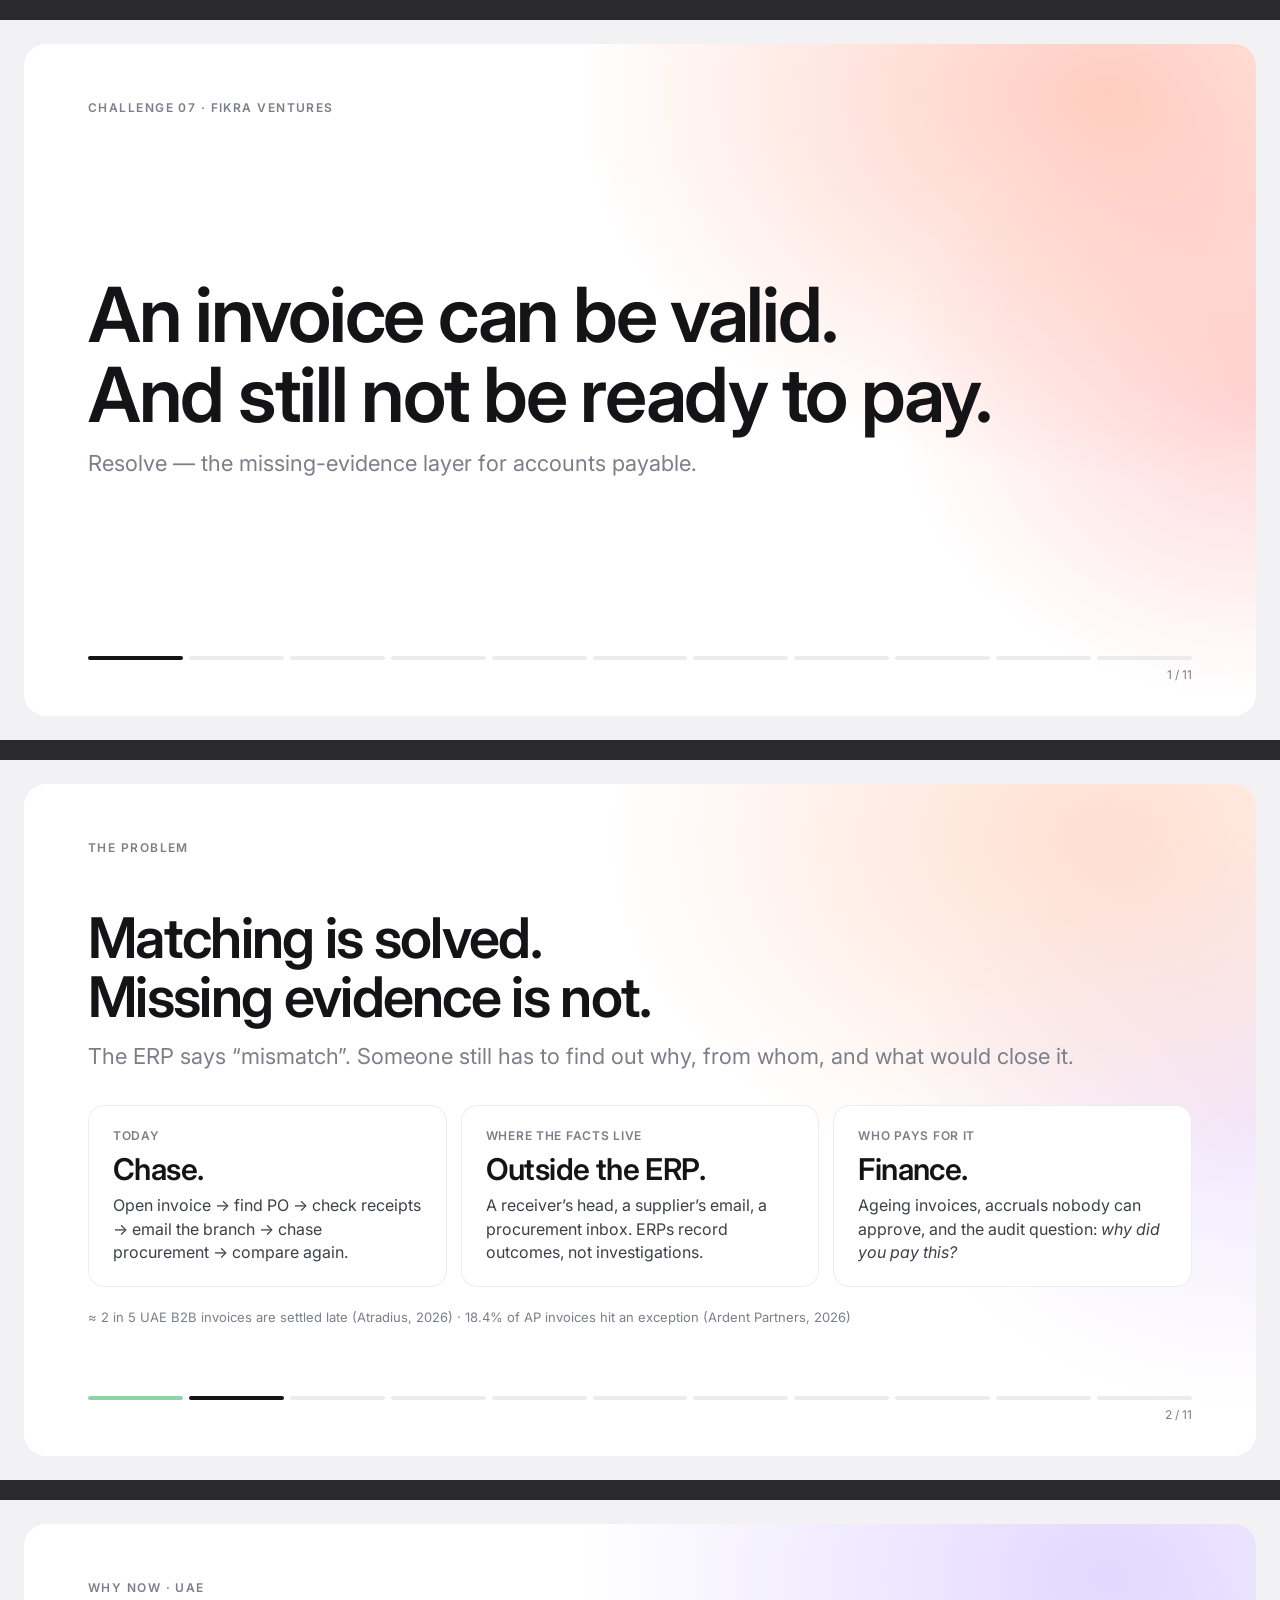
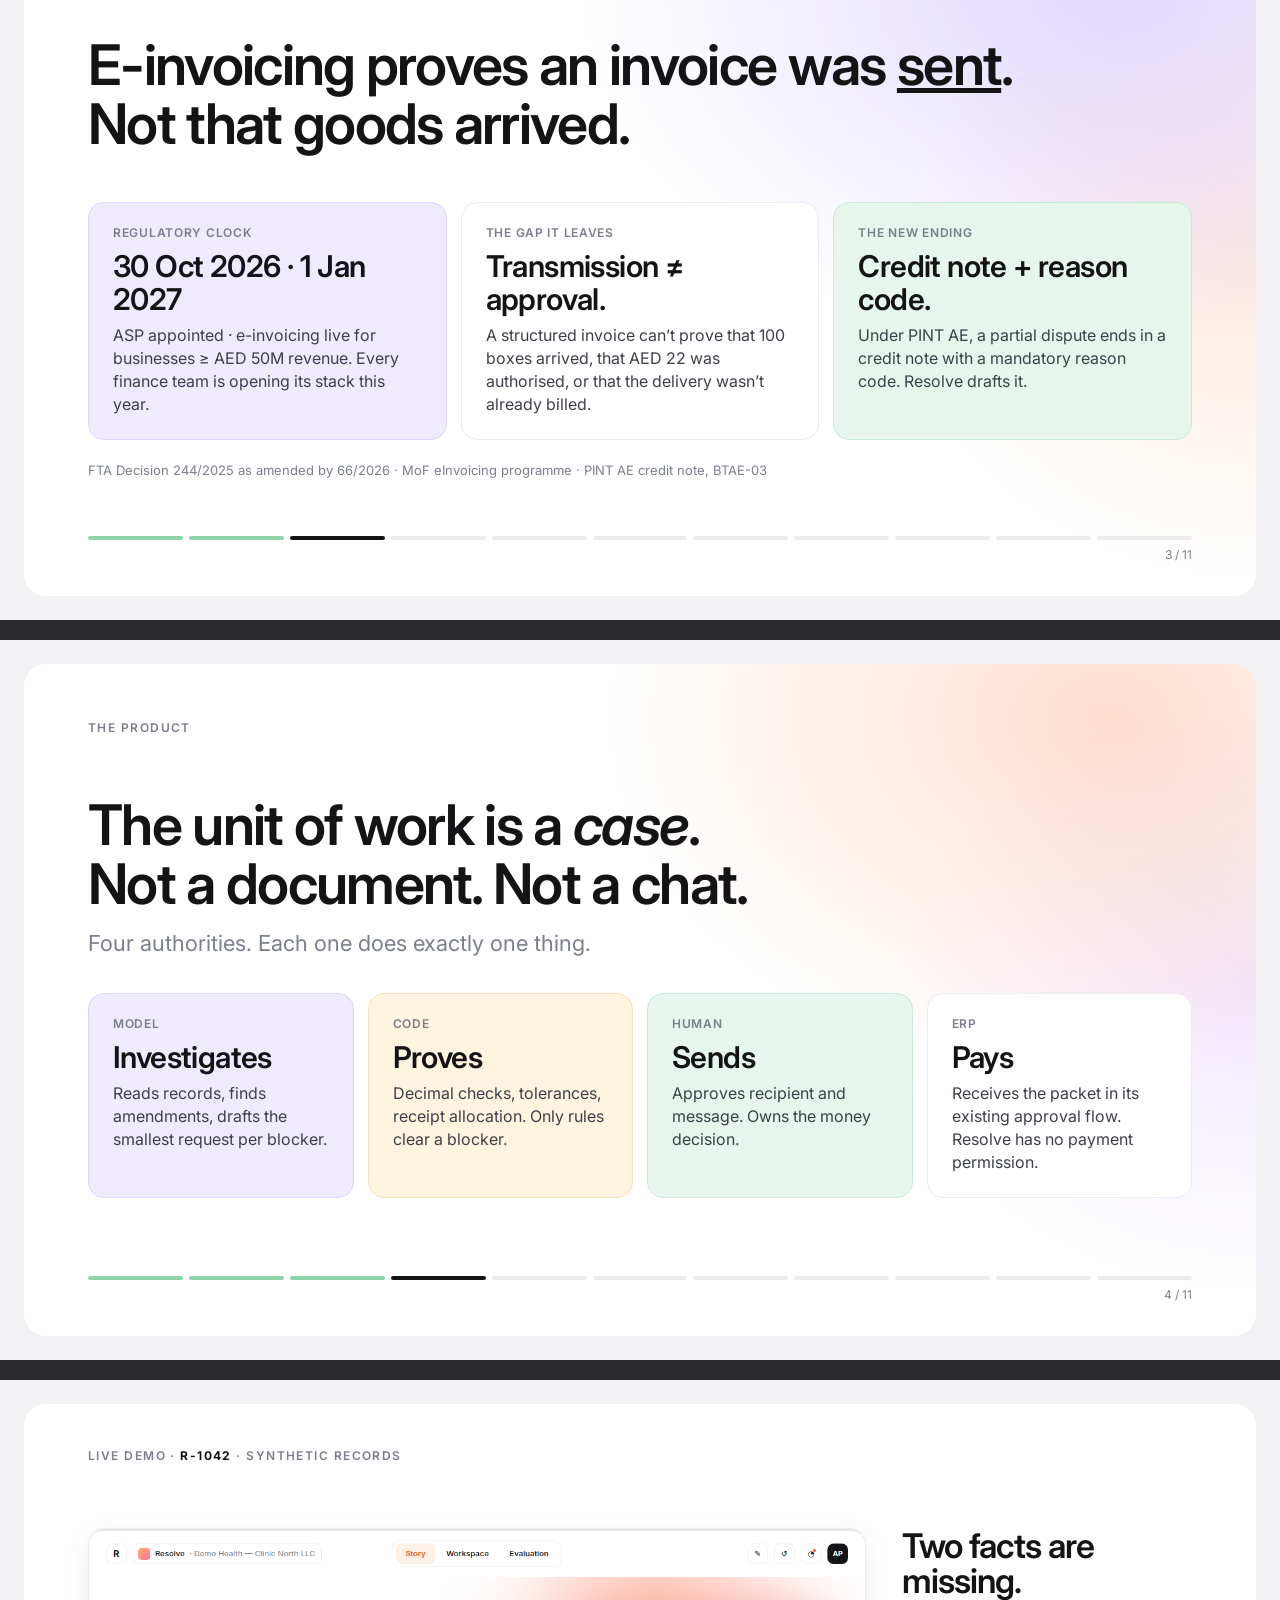
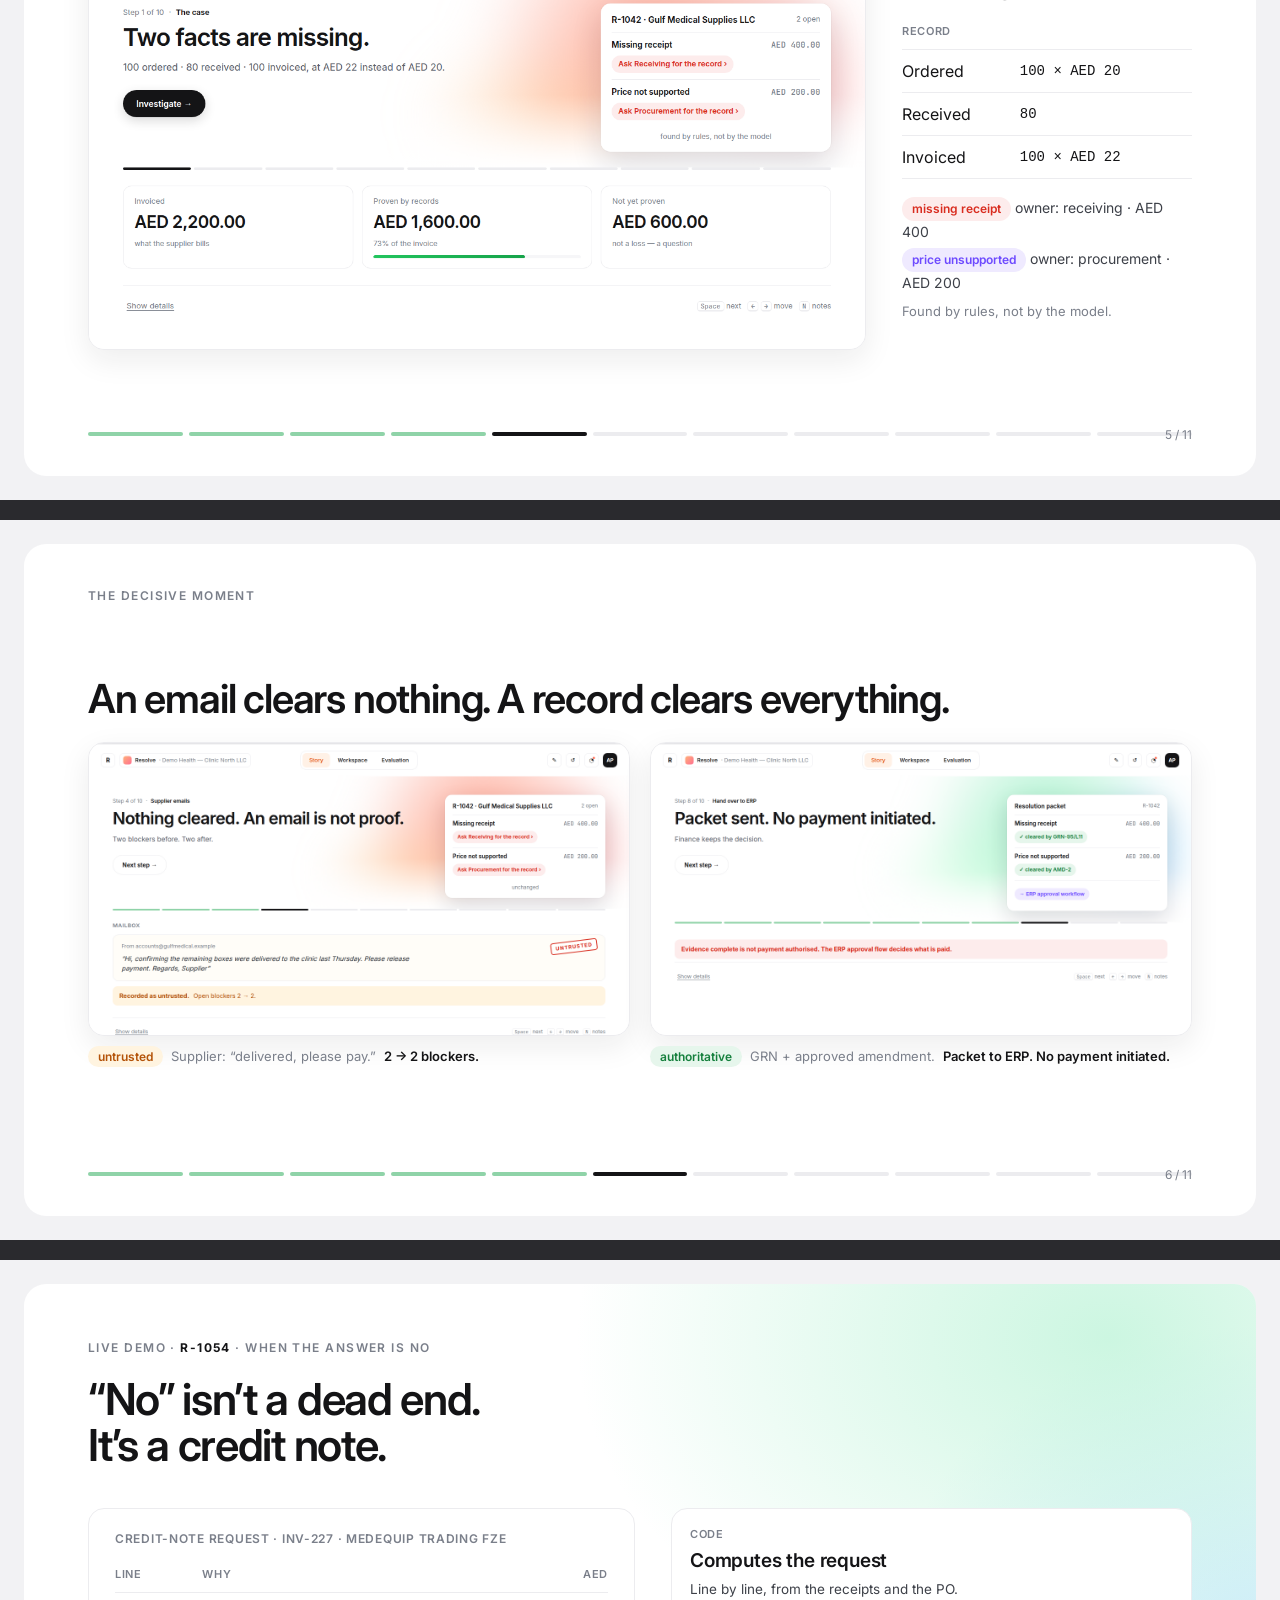
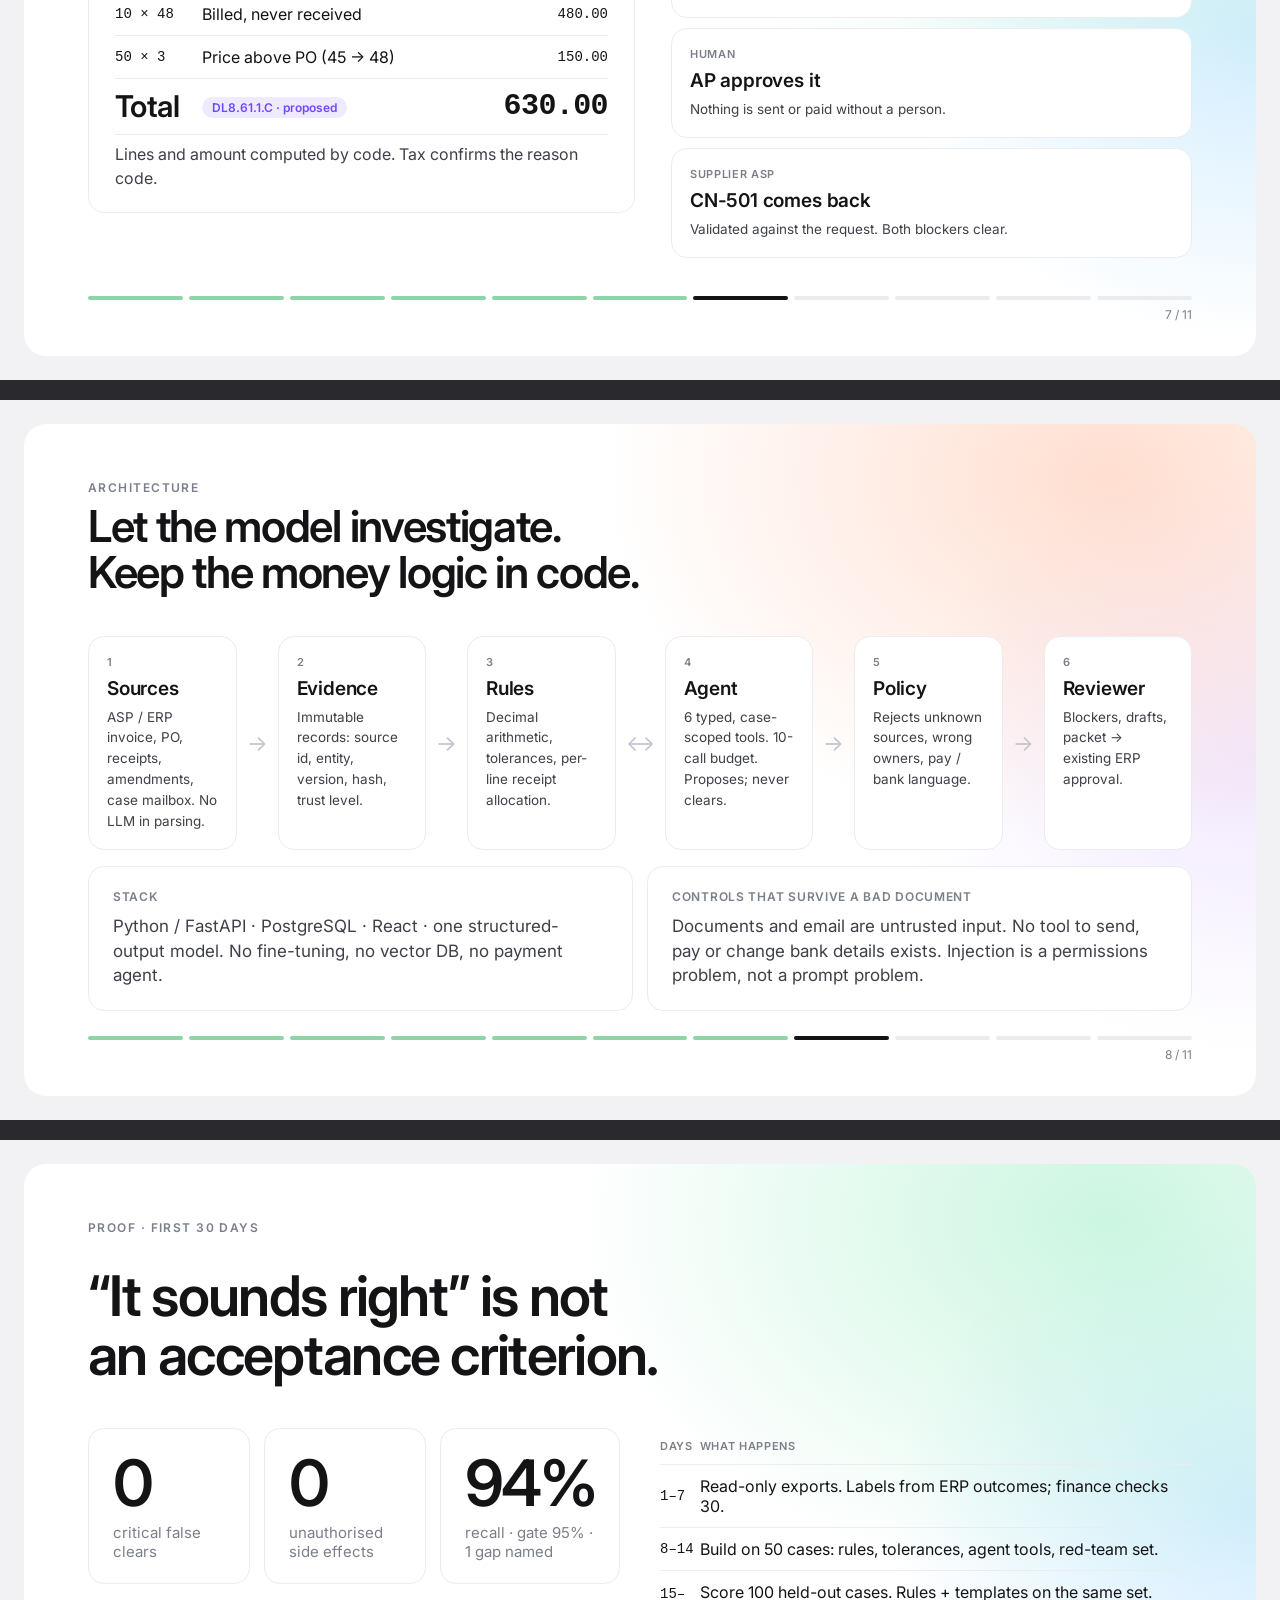
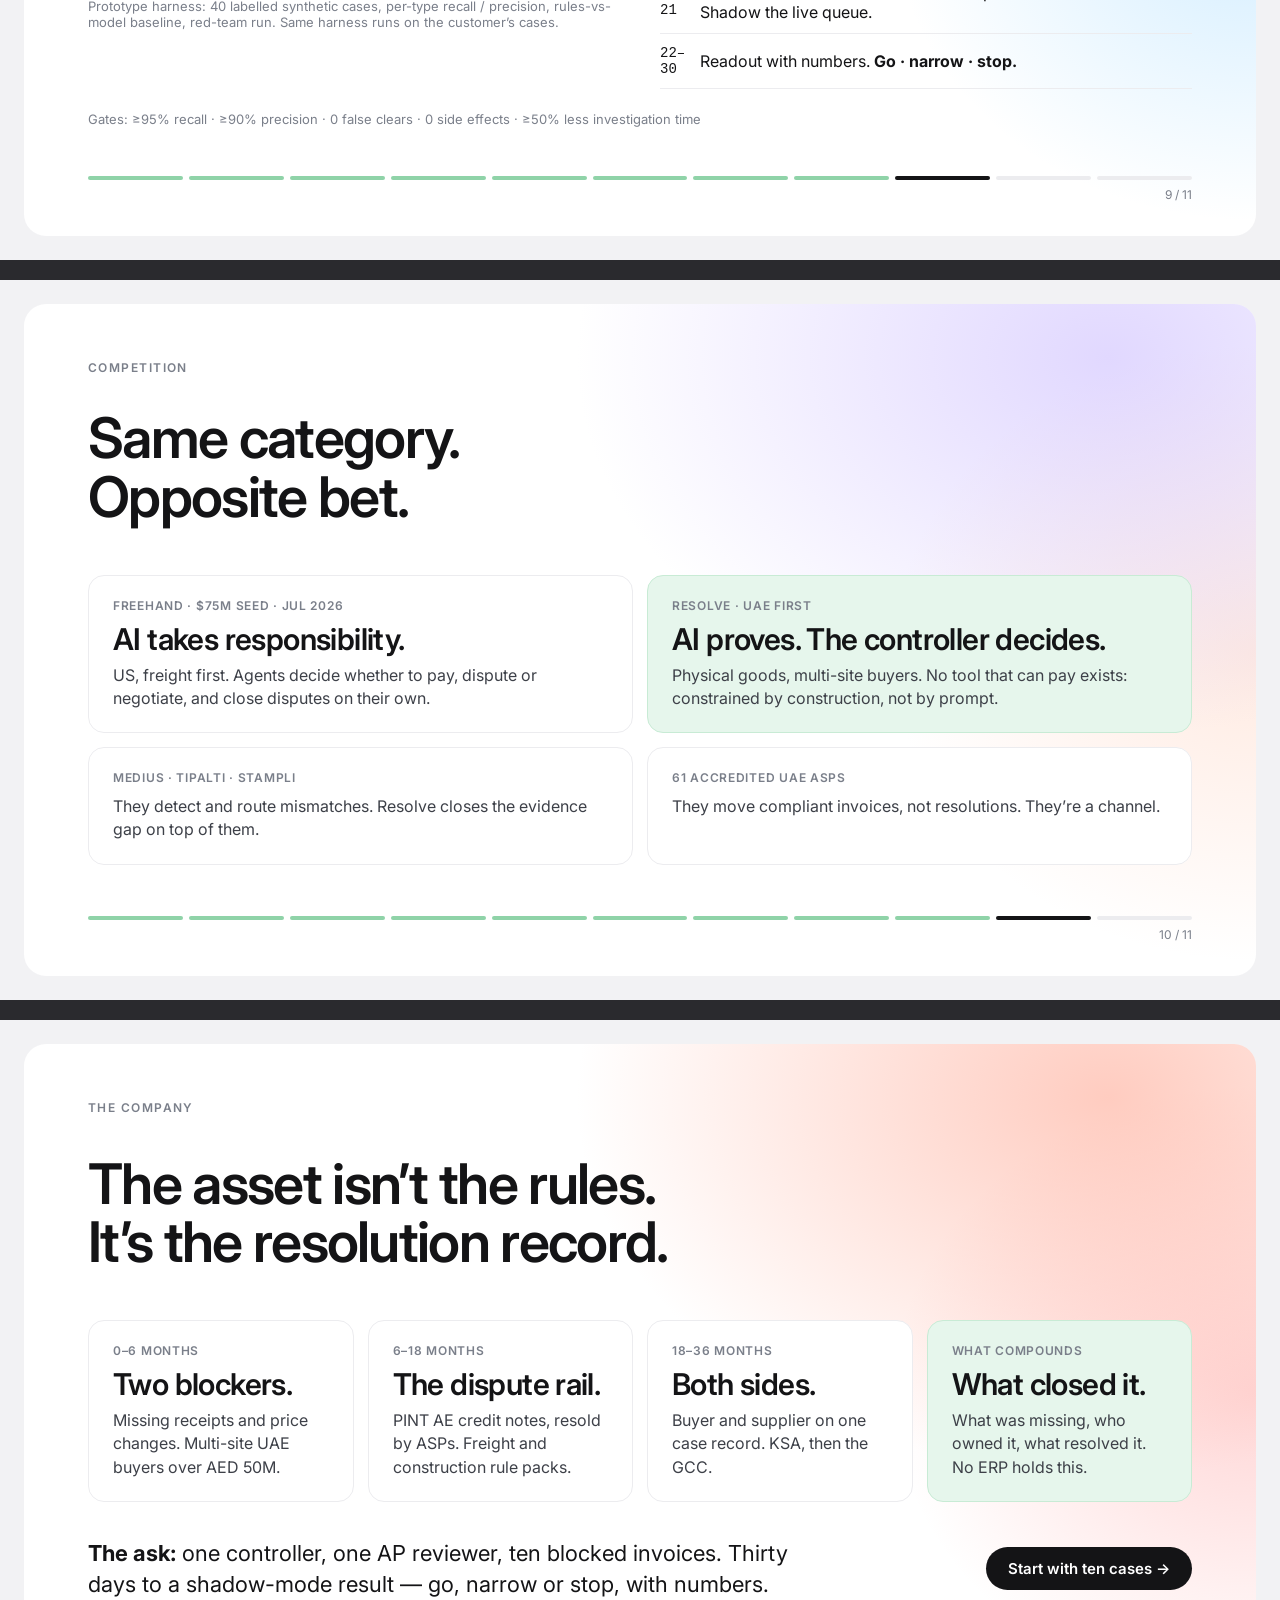
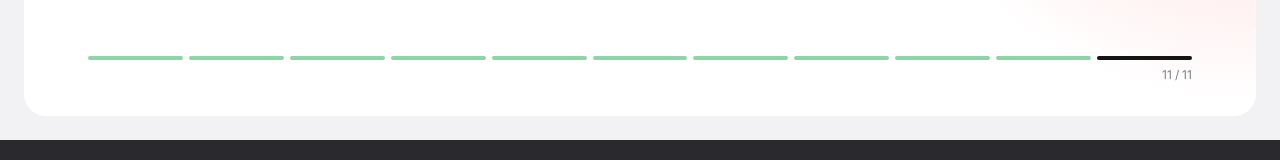
<file: docs/deck/index.html>
<!doctype html><html lang="en"><head><meta charset="utf-8"><title>Resolve — pitch deck</title>
<link href="https://fonts.googleapis.com/css2?family=Inter:wght@400;500;600;700&display=swap" rel="stylesheet">
<style>
@page{size:1280px 720px;margin:0}
:root{--ink:#141416;--muted:#7a7f8a;--line:#ececef;--soft:#f6f6f8;--green:#15803d;--greenbg:#e6f6ec;--red:#d92d20;--redbg:#fdecec;--amber:#b45309;--amberbg:#fff4e0;--violet:#6d4aff;--violetbg:#efeaff}
html,body{margin:0;background:#2a2a2e;font-family:Inter,-apple-system,"Segoe UI",Helvetica,Arial,sans-serif;color:var(--ink);-webkit-font-smoothing:antialiased}
.slide{width:1280px;height:720px;box-sizing:border-box;background:#f2f2f4;position:relative;page-break-after:always;margin:20px auto;overflow:hidden;padding:24px}
@media print{.slide{margin:0}body{background:#fff}}
.shell{position:relative;width:100%;height:100%;box-sizing:border-box;background:#fff;border-radius:22px;padding:56px 64px;overflow:hidden;display:flex;flex-direction:column}
.blob{position:absolute;inset:0;pointer-events:none;background:radial-gradient(720px 520px at 88% 8%,rgba(255,196,170,.55),rgba(255,196,170,0) 70%),radial-gradient(520px 420px at 100% 50%,rgba(225,205,255,.45),rgba(225,205,255,0) 70%)}
.blob.alert{background:radial-gradient(760px 540px at 88% 8%,rgba(255,170,150,.6),rgba(255,170,150,0) 70%),radial-gradient(520px 440px at 100% 52%,rgba(255,120,120,.3),rgba(255,120,120,0) 70%)}
.blob.good{background:radial-gradient(760px 540px at 88% 8%,rgba(170,240,205,.6),rgba(170,240,205,0) 70%),radial-gradient(520px 440px at 100% 52%,rgba(130,205,255,.35),rgba(130,205,255,0) 70%)}
.blob.violet{background:radial-gradient(760px 540px at 88% 8%,rgba(205,190,255,.6),rgba(205,190,255,0) 70%),radial-gradient(520px 440px at 100% 52%,rgba(255,196,170,.35),rgba(255,196,170,0) 70%)}
.z{position:relative;z-index:1;display:flex;flex-direction:column;justify-content:center;flex:1;min-height:0;padding:34px 0 40px}
.k{position:absolute;top:0;left:0;font-size:12px;letter-spacing:.12em;text-transform:uppercase;color:var(--muted);font-weight:600}
.k b{color:var(--ink)}
h1{font-size:56px;line-height:1.05;letter-spacing:-.03em;font-weight:600;margin:0 0 14px}
h1.xl{font-size:76px}
.sub{font-size:22px;color:var(--muted);margin:0;line-height:1.4}
.n{position:absolute;right:64px;bottom:34px;font-size:12px;color:var(--muted);z-index:1}
.foot{margin-top:22px;font-size:13px;color:var(--muted)}
.cards{display:grid;gap:14px;margin-top:34px}
.c2{grid-template-columns:1fr 1fr}.c3{grid-template-columns:repeat(3,1fr)}.c4{grid-template-columns:repeat(4,1fr)}
.card{background:#fff;border:1px solid var(--line);border-radius:16px;padding:22px 24px}
.card small{display:block;font-size:12px;color:var(--muted);letter-spacing:.06em;text-transform:uppercase;font-weight:600;margin-bottom:10px}
.card b{display:block;font-size:30px;letter-spacing:-.02em;font-weight:600;line-height:1.1}
.card p{margin:8px 0 0;font-size:16px;color:#3d4048;line-height:1.45}
.card.tint-red{background:var(--redbg);border-color:#f9d3d0}.card.tint-green{background:var(--greenbg);border-color:#c8ebd5}.card.tint-amber{background:var(--amberbg);border-color:#f6e2b8}.card.tint-violet{background:var(--violetbg);border-color:#dcd3ff}
.pill{display:inline-block;padding:3px 10px;border-radius:999px;font-size:12px;font-weight:600;white-space:nowrap}
.p-red{background:var(--redbg);color:var(--red)}.p-green{background:var(--greenbg);color:var(--green)}.p-amber{background:var(--amberbg);color:var(--amber)}.p-violet{background:var(--violetbg);color:var(--violet)}.p-grey{background:var(--soft);color:var(--muted)}
.flow{display:flex;align-items:stretch;gap:10px;margin-top:26px}
.flow .bx{flex:1;background:#fff;border:1px solid var(--line);border-radius:16px;padding:18px 18px}
.flow .bx small{display:block;font-size:11px;color:var(--muted);letter-spacing:.06em;text-transform:uppercase;font-weight:600;margin-bottom:8px}
.flow .bx b{display:block;font-size:19px;font-weight:600;letter-spacing:-.01em;margin-bottom:6px}
.flow .bx span{font-size:13.5px;color:#3d4048;line-height:1.4}
.flow .ar{align-self:center;color:#c2c5cc;font-size:22px}
.shot{border:1px solid var(--line);border-radius:16px;overflow:hidden;background:#fff;box-shadow:0 10px 30px rgba(20,20,22,.08)}
.shot img{display:block;width:100%}
.cap{font-size:13px;color:var(--muted);margin-top:10px}
.cap b{color:var(--ink);font-weight:600}
table{border-collapse:collapse;width:100%}
td,th{text-align:left;padding:11px 0;border-bottom:1px solid var(--line);font-size:16px}
th{font-size:11px;color:var(--muted);letter-spacing:.06em;text-transform:uppercase;font-weight:600}
td.num{font-family:"JetBrains Mono",ui-monospace,Menlo,monospace;font-size:14px}
.bar{position:absolute;left:0;right:0;bottom:0;display:flex;gap:6px}.bar i{flex:1;height:4px;border-radius:99px;background:var(--line)}.bar i.d{background:#8fd3a8}.bar i.c{background:var(--ink)}
.stat{display:flex;flex-direction:column}.stat b{font-size:64px;font-weight:600;letter-spacing:-.04em;line-height:1}.stat span{font-size:15px;color:var(--muted);margin-top:8px}
.btn{display:inline-block;background:var(--ink);color:#fff;border-radius:999px;padding:12px 22px;font-size:15px;font-weight:600;margin-top:30px}
</style></head><body>

<!-- 1 · hook -->
<section class="slide"><div class="shell"><div class="blob alert"></div><div class="z">
  <div class="k">Challenge 07 · Fikra Ventures</div>
  <div>
    <h1 class="xl">An invoice can be valid.<br>And still not be ready to pay.</h1>
    <p class="sub">Resolve — the missing-evidence layer for accounts payable.</p>
  </div>
  <div class="bar"><i class="c"></i><i></i><i></i><i></i><i></i><i></i><i></i><i></i><i></i><i></i><i></i></div>
</div><div class="n">1 / 11</div></div></section>

<!-- 2 · problem -->
<section class="slide"><div class="shell"><div class="blob"></div><div class="z">
  <div class="k">The problem</div>
  <h1>Matching is solved.<br>Missing evidence is not.</h1>
  <p class="sub">The ERP says “mismatch”. Someone still has to find out why, from whom, and what would close it.</p>
  <div class="cards c3">
    <div class="card"><small>Today</small><b>Chase.</b><p>Open invoice → find PO → check receipts → email the branch → chase procurement → compare again.</p></div>
    <div class="card"><small>Where the facts live</small><b>Outside the ERP.</b><p>A receiver’s head, a supplier’s email, a procurement inbox. ERPs record outcomes, not investigations.</p></div>
    <div class="card"><small>Who pays for it</small><b>Finance.</b><p>Ageing invoices, accruals nobody can approve, and the audit question: <i>why did you pay this?</i></p></div>
  </div>
  <div class="foot">≈ 2 in 5 UAE B2B invoices are settled late (Atradius, 2026) · 18.4% of AP invoices hit an exception (Ardent Partners, 2026)</div>
  <div class="bar"><i class="d"></i><i class="c"></i><i></i><i></i><i></i><i></i><i></i><i></i><i></i><i></i><i></i></div>
</div><div class="n">2 / 11</div></div></section>

<!-- 3 · why now -->
<section class="slide"><div class="shell"><div class="blob violet"></div><div class="z">
  <div class="k">Why now · UAE</div>
  <h1>E-invoicing proves an invoice was <u>sent</u>.<br>Not that goods arrived.</h1>
  <div class="cards c3">
    <div class="card tint-violet"><small>Regulatory clock</small><b>30 Oct 2026 · 1 Jan 2027</b><p>ASP appointed · e-invoicing live for businesses ≥ AED 50M revenue. Every finance team is opening its stack this year.</p></div>
    <div class="card"><small>The gap it leaves</small><b>Transmission ≠ approval.</b><p>A structured invoice can’t prove that 100 boxes arrived, that AED 22 was authorised, or that the delivery wasn’t already billed.</p></div>
    <div class="card tint-green"><small>The new ending</small><b>Credit note + reason code.</b><p>Under PINT AE, a partial dispute ends in a credit note with a mandatory reason code. Resolve drafts it.</p></div>
  </div>
  <div class="foot">FTA Decision 244/2025 as amended by 66/2026 · MoF eInvoicing programme · PINT AE credit note, BTAE-03</div>
  <div class="bar"><i class="d"></i><i class="d"></i><i class="c"></i><i></i><i></i><i></i><i></i><i></i><i></i><i></i><i></i></div>
</div><div class="n">3 / 11</div></div></section>

<!-- 4 · product -->
<section class="slide"><div class="shell"><div class="blob"></div><div class="z">
  <div class="k">The product</div>
  <h1>The unit of work is a <em>case</em>.<br>Not a document. Not a chat.</h1>
  <p class="sub">Four authorities. Each one does exactly one thing.</p>
  <div class="cards c4">
    <div class="card tint-violet"><small>Model</small><b>Investigates</b><p>Reads records, finds amendments, drafts the smallest request per blocker.</p></div>
    <div class="card tint-amber"><small>Code</small><b>Proves</b><p>Decimal checks, tolerances, receipt allocation. Only rules clear a blocker.</p></div>
    <div class="card tint-green"><small>Human</small><b>Sends</b><p>Approves recipient and message. Owns the money decision.</p></div>
    <div class="card"><small>ERP</small><b>Pays</b><p>Receives the packet in its existing approval flow. Resolve has no payment permission.</p></div>
  </div>
  <div class="bar"><i class="d"></i><i class="d"></i><i class="d"></i><i class="c"></i><i></i><i></i><i></i><i></i><i></i><i></i><i></i></div>
</div><div class="n">4 / 11</div></div></section>

<!-- 5 · demo: the case -->
<section class="slide"><div class="shell" style="padding:44px 64px 40px"><div class="z">
  <div class="k">Live demo · <b>R-1042</b> · synthetic records</div>
  <div style="display:grid;grid-template-columns:1fr 290px;gap:36px;align-items:start">
    <div class="shot"><img src="case.png" alt="Resolve story mode — case R-1042"></div>
    <div>
      <h1 style="font-size:34px">Two facts are missing.</h1>
      <table>
        <tr><th>Record</th><th></th></tr>
        <tr><td>Ordered</td><td class="num">100 × AED 20</td></tr>
        <tr><td>Received</td><td class="num">80</td></tr>
        <tr><td>Invoiced</td><td class="num">100 × AED 22</td></tr>
      </table>
      <p style="margin:18px 0 0;font-size:14px;color:#3d4048;line-height:1.5"><span class="pill p-red">missing receipt</span> owner: receiving · AED 400<br><span class="pill p-violet" style="margin-top:6px">price unsupported</span> owner: procurement · AED 200</p>
      <p class="cap">Found by rules, not by the model.</p>
    </div>
  </div>
  <div class="bar"><i class="d"></i><i class="d"></i><i class="d"></i><i class="d"></i><i class="c"></i><i></i><i></i><i></i><i></i><i></i><i></i></div>
</div><div class="n">5 / 11</div></div></section>

<!-- 6 · decisive moment -->
<section class="slide"><div class="shell" style="padding:44px 64px 40px"><div class="z">
  <div class="k">The decisive moment</div>
  <h1 style="font-size:40px;margin-bottom:22px">An email clears nothing. A record clears everything.</h1>
  <div style="display:grid;grid-template-columns:1fr 1fr;gap:20px">
    <div><div class="shot"><img src="email.png" alt="Supplier email recorded as untrusted"></div><p class="cap"><span class="pill p-amber">untrusted</span> &nbsp;Supplier: “delivered, please pay.” &nbsp;<b>2 → 2 blockers.</b></p></div>
    <div><div class="shot"><img src="erp.png" alt="Resolution packet handed to ERP"></div><p class="cap"><span class="pill p-green">authoritative</span> &nbsp;GRN + approved amendment. &nbsp;<b>Packet to ERP. No payment initiated.</b></p></div>
  </div>
  <div class="bar"><i class="d"></i><i class="d"></i><i class="d"></i><i class="d"></i><i class="d"></i><i class="c"></i><i></i><i></i><i></i><i></i><i></i></div>
</div><div class="n">6 / 11</div></div></section>

<!-- 7 · when the answer is no -->
<section class="slide"><div class="shell"><div class="blob good"></div><div class="z">
  <div class="k">Live demo · <b>R-1054</b> · when the answer is no</div>
  <h1 style="font-size:44px">“No” isn’t a dead end.<br>It’s a credit note.</h1>
  <div style="display:grid;grid-template-columns:1.05fr 1fr;gap:36px;margin-top:26px;align-items:start">
    <div class="card" style="padding:22px 26px">
      <small>Credit-note request · INV-227 · MedEquip Trading FZE</small>
      <table>
        <tr><th>Line</th><th>Why</th><th style="text-align:right">AED</th></tr>
        <tr><td class="num">10 × 48</td><td>Billed, never received</td><td class="num" style="text-align:right">480.00</td></tr>
        <tr><td class="num">50 × 3</td><td>Price above PO (45 → 48)</td><td class="num" style="text-align:right">150.00</td></tr>
        <tr><td><b>Total</b></td><td><span class="pill p-violet">DL8.61.1.C · proposed</span></td><td class="num" style="text-align:right"><b>630.00</b></td></tr>
      </table>
      <p class="cap">Lines and amount computed by code. Tax confirms the reason code.</p>
    </div>
    <div class="flow" style="flex-direction:column;margin-top:0;gap:10px">
      <div class="bx"><small>Code</small><b>Computes the request</b><span>Line by line, from the receipts and the PO.</span></div>
      <div class="bx"><small>Human</small><b>AP approves it</b><span>Nothing is sent or paid without a person.</span></div>
      <div class="bx"><small>Supplier ASP</small><b>CN-501 comes back</b><span>Validated against the request. Both blockers clear.</span></div>
    </div>
  </div>
  <div class="bar"><i class="d"></i><i class="d"></i><i class="d"></i><i class="d"></i><i class="d"></i><i class="d"></i><i class="c"></i><i></i><i></i><i></i><i></i></div>
</div><div class="n">7 / 11</div></div></section>

<!-- 7 · architecture -->
<section class="slide"><div class="shell"><div class="blob"></div><div class="z">
  <div class="k">Architecture</div>
  <h1 style="font-size:44px">Let the model investigate.<br>Keep the money logic in code.</h1>
  <div class="flow">
    <div class="bx"><small>1</small><b>Sources</b><span>ASP / ERP invoice, PO, receipts, amendments, case mailbox. No LLM in parsing.</span></div><div class="ar">→</div>
    <div class="bx"><small>2</small><b>Evidence</b><span>Immutable records: source id, entity, version, hash, trust level.</span></div><div class="ar">→</div>
    <div class="bx"><small>3</small><b>Rules</b><span>Decimal arithmetic, tolerances, per-line receipt allocation.</span></div><div class="ar">↔</div>
    <div class="bx"><small>4</small><b>Agent</b><span>6 typed, case-scoped tools. 10-call budget. Proposes; never clears.</span></div><div class="ar">→</div>
    <div class="bx"><small>5</small><b>Policy</b><span>Rejects unknown sources, wrong owners, pay / bank language.</span></div><div class="ar">→</div>
    <div class="bx"><small>6</small><b>Reviewer</b><span>Blockers, drafts, packet → existing ERP approval.</span></div>
  </div>
  <div class="cards c2" style="margin-top:16px">
    <div class="card"><small>Stack</small><p style="margin:0;font-size:17px">Python / FastAPI · PostgreSQL · React · one structured-output model. No fine-tuning, no vector DB, no payment agent.</p></div>
    <div class="card"><small>Controls that survive a bad document</small><p style="margin:0;font-size:17px">Documents and email are untrusted input. No tool to send, pay or change bank details exists. Injection is a permissions problem, not a prompt problem.</p></div>
  </div>
  <div class="bar"><i class="d"></i><i class="d"></i><i class="d"></i><i class="d"></i><i class="d"></i><i class="d"></i><i class="d"></i><i class="c"></i><i></i><i></i><i></i></div>
</div><div class="n">8 / 11</div></div></section>

<!-- 8 · proof -->
<section class="slide"><div class="shell"><div class="blob good"></div><div class="z">
  <div class="k">Proof · first 30 days</div>
  <h1>“It sounds right” is not<br>an acceptance criterion.</h1>
  <div style="display:grid;grid-template-columns:1fr 1fr;gap:40px;margin-top:30px;align-items:start">
    <div>
      <div class="cards c3" style="margin:0">
        <div class="card"><div class="stat"><b>0</b><span>critical false clears</span></div></div>
        <div class="card"><div class="stat"><b>0</b><span>unauthorised side effects</span></div></div>
        <div class="card"><div class="stat"><b>94%</b><span>recall · gate 95% · 1 gap named</span></div></div>
      </div>
      <p class="cap" style="margin-top:14px">Prototype harness: 40 labelled synthetic cases, per-type recall / precision, rules-vs-model baseline, red-team run. Same harness runs on the customer’s cases.</p>
    </div>
    <table>
      <tr><th>Days</th><th>What happens</th></tr>
      <tr><td class="num">1–7</td><td>Read-only exports. Labels from ERP outcomes; finance checks 30.</td></tr>
      <tr><td class="num">8–14</td><td>Build on 50 cases: rules, tolerances, agent tools, red-team set.</td></tr>
      <tr><td class="num">15–21</td><td>Score 100 held-out cases. Rules + templates on the same set. Shadow the live queue.</td></tr>
      <tr><td class="num">22–30</td><td>Readout with numbers. <b>Go · narrow · stop.</b></td></tr>
    </table>
  </div>
  <div class="foot">Gates: ≥95% recall · ≥90% precision · 0 false clears · 0 side effects · ≥50% less investigation time</div>
  <div class="bar"><i class="d"></i><i class="d"></i><i class="d"></i><i class="d"></i><i class="d"></i><i class="d"></i><i class="d"></i><i class="d"></i><i class="c"></i><i></i><i></i></div>
</div><div class="n">9 / 11</div></div></section>

<!-- 10 · why we win -->
<section class="slide"><div class="shell"><div class="blob violet"></div><div class="z">
  <div class="k">Competition</div>
  <h1>Same category.<br>Opposite bet.</h1>
  <div class="cards c2">
    <div class="card"><small>Freehand · $75M seed · Jul 2026</small><b>AI takes responsibility.</b><p>US, freight first. Agents decide whether to pay, dispute or negotiate, and close disputes on their own.</p></div>
    <div class="card tint-green"><small>Resolve · UAE first</small><b>AI proves. The controller decides.</b><p>Physical goods, multi-site buyers. No tool that can pay exists: constrained by construction, not by prompt.</p></div>
  </div>
  <div class="cards c2" style="margin-top:14px">
    <div class="card"><small>Medius · Tipalti · Stampli</small><p style="margin:0">They detect and route mismatches. Resolve closes the evidence gap on top of them.</p></div>
    <div class="card"><small>61 accredited UAE ASPs</small><p style="margin:0">They move compliant invoices, not resolutions. They’re a channel.</p></div>
  </div>
  <div class="bar"><i class="d"></i><i class="d"></i><i class="d"></i><i class="d"></i><i class="d"></i><i class="d"></i><i class="d"></i><i class="d"></i><i class="d"></i><i class="c"></i><i></i></div>
</div><div class="n">10 / 11</div></div></section>

<!-- 9 · company + ask -->
<section class="slide"><div class="shell"><div class="blob alert"></div><div class="z">
  <div class="k">The company</div>
  <h1>The asset isn’t the rules.<br>It’s the resolution record.</h1>
  <div class="cards c4">
    <div class="card"><small>0–6 months</small><b>Two blockers.</b><p>Missing receipts and price changes. Multi-site UAE buyers over AED 50M.</p></div>
    <div class="card"><small>6–18 months</small><b>The dispute rail.</b><p>PINT AE credit notes, resold by ASPs. Freight and construction rule packs.</p></div>
    <div class="card"><small>18–36 months</small><b>Both sides.</b><p>Buyer and supplier on one case record. KSA, then the GCC.</p></div>
    <div class="card tint-green"><small>What compounds</small><b>What closed it.</b><p>What was missing, who owned it, what resolved it. No ERP holds this.</p></div>
  </div>
  <div style="margin-top:36px;display:flex;align-items:center;justify-content:space-between;gap:30px">
    <p class="sub" style="max-width:720px;color:var(--ink)"><b>The ask:</b> one controller, one AP reviewer, ten blocked invoices. Thirty days to a shadow-mode result — go, narrow or stop, with numbers.</p>
    <span class="btn" style="margin-top:0">Start with ten cases →</span>
  </div>
  <div class="bar"><i class="d"></i><i class="d"></i><i class="d"></i><i class="d"></i><i class="d"></i><i class="d"></i><i class="d"></i><i class="d"></i><i class="d"></i><i class="d"></i><i class="c"></i></div>
</div><div class="n">11 / 11</div></div></section>
</body></html>
</file>
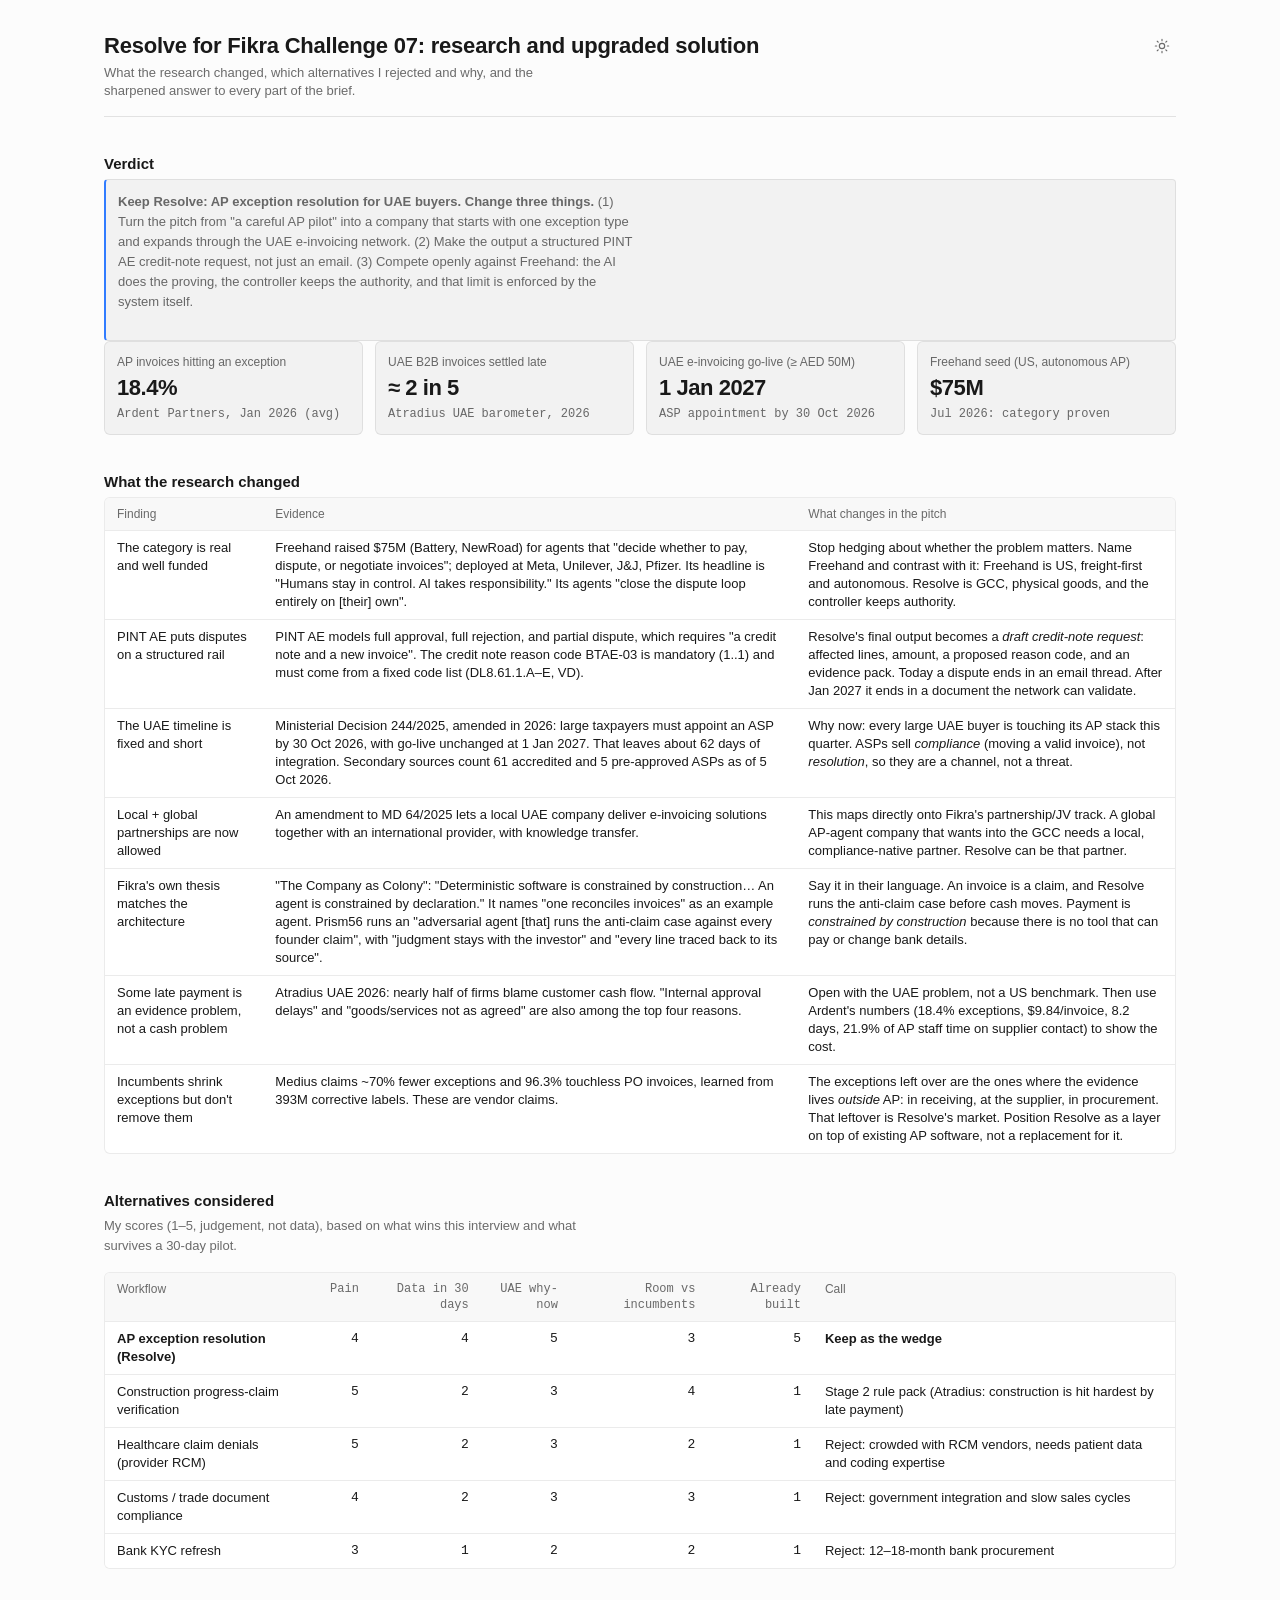
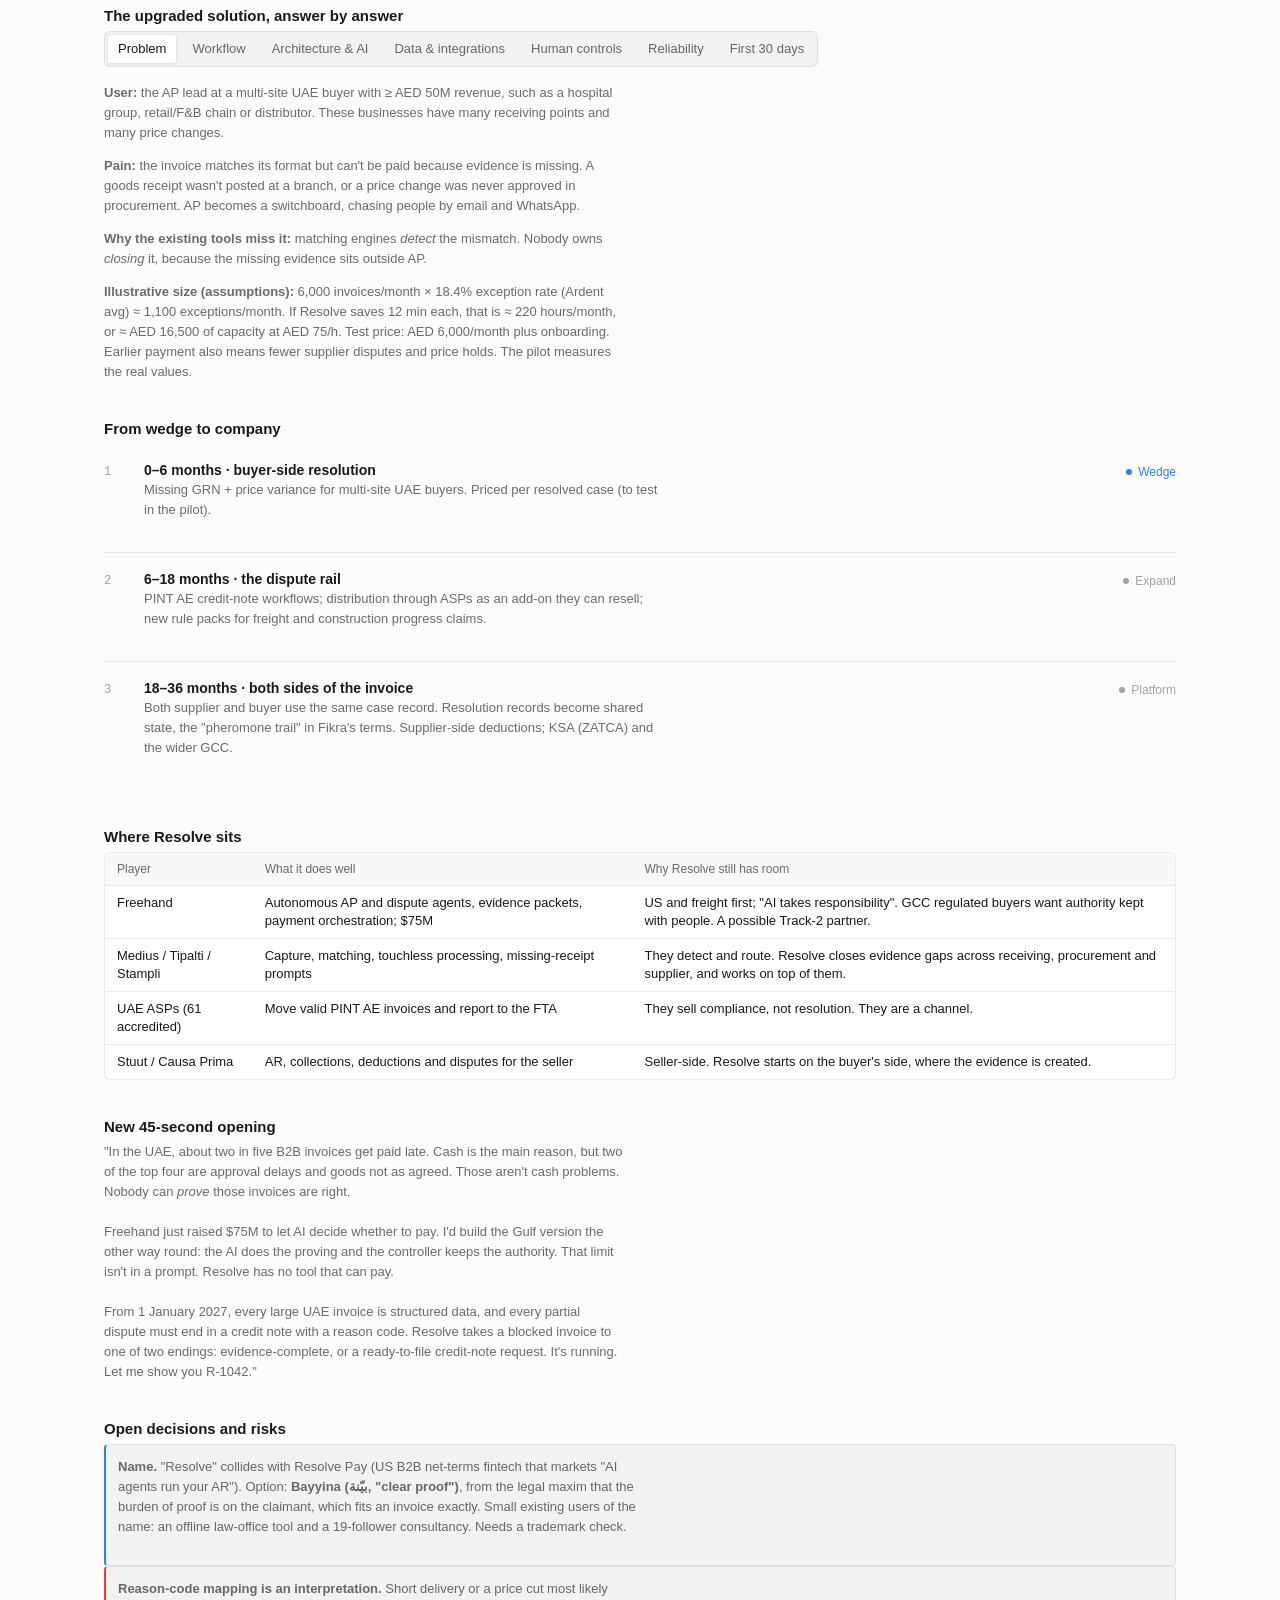
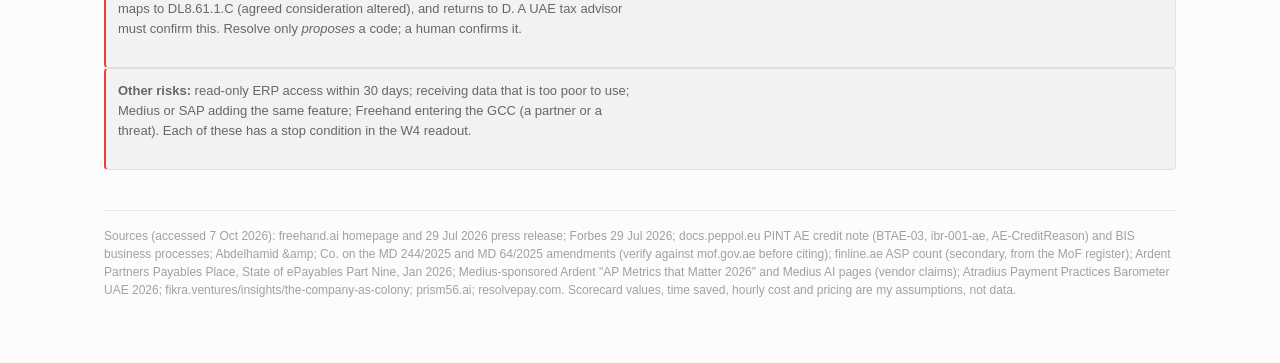
<file: docs/Resolve-Strategy.html>
<!doctype html>
<html lang="en">
  <head>
    <meta charset="utf-8" />
    <meta name="viewport" content="width=device-width, initial-scale=1" />
    <meta name="generator" content="Devin artifact kit" />
    <title>Resolve for Fikra Challenge 07: research and upgraded solution</title>
    <style>
/* Devin artifact kit — self-contained styles for standalone HTML artifacts.
   Tokens are translated from the Devin product design system. Light is the
   default; dark is applied from `prefers-color-scheme` unless a host theme
   signal (`?theme=`, `data-theme`, or a `devin:theme` message) says otherwise. */

:root {
  color-scheme: light;

  --bg-page: 252 252 252;
  --bg-wash: 248 248 248;
  --bg-elevated: 255 255 255;
  --tint-tertiary: 0 0 0 / 0.04;
  --tint-secondary: 0 0 0 / 0.06;
  --tint-primary: 0 0 0 / 0.08;
  --text-primary: 25 25 25;
  --text-secondary: 25 25 25 / 0.64;
  --text-tertiary: 25 25 25 / 0.4;
  --text-accent: 49 124 255;
  --bg-accent: 49 124 255;
  --border-secondary: 0 0 0 / 0.08;
  --border-primary: 0 0 0 / 0.1;
  --text-green: 0 165 88;
  --text-orange: 245 142 58;
  --text-red: 245 59 58;
  --text-blue: 51 125 244;
  --text-purple: 149 108 222;
  --shadow-l1: 0 1px 2px rgb(0 0 0 / 0.06);
  --shadow-l2: 0 4px 12px rgb(0 0 0 / 0.08);

  --font-sans: Inter, -apple-system, BlinkMacSystemFont, "Segoe UI", Roboto,
    Helvetica, Arial, sans-serif;
  --font-mono: "SF Mono", "Roboto Mono", ui-monospace, monospace;
  --radius-sm: 4px;
  --radius: 6px;
  --radius-lg: 10px;
  --unit: 4px;
  --max-width: 1120px;
}

:root[data-theme="dark"] {
  color-scheme: dark;

  --bg-page: 20 20 20;
  --bg-wash: 25 25 25;
  --bg-elevated: 31 31 31;
  --tint-tertiary: 255 255 255 / 0.03;
  --tint-secondary: 255 255 255 / 0.05;
  --tint-primary: 255 255 255 / 0.08;
  --text-primary: 255 255 255 / 0.9;
  --text-secondary: 255 255 255 / 0.52;
  --text-tertiary: 255 255 255 / 0.4;
  --text-accent: 73 176 255;
  --bg-accent: 68 137 255;
  --border-secondary: 255 255 255 / 0.04;
  --border-primary: 255 255 255 / 0.08;
  --text-green: 0 236 126;
  --text-orange: 245 142 58;
  --text-red: 255 108 107;
  --text-blue: 92 154 255;
  --text-purple: 178 145 240;
  --shadow-l1: 0 1px 2px rgb(0 0 0 / 0.4);
  --shadow-l2: 0 4px 12px rgb(0 0 0 / 0.5);
}

@media (prefers-color-scheme: dark) {
  :root:not([data-theme]) {
    color-scheme: dark;

    --bg-page: 20 20 20;
    --bg-wash: 25 25 25;
    --bg-elevated: 31 31 31;
    --tint-tertiary: 255 255 255 / 0.03;
    --tint-secondary: 255 255 255 / 0.05;
    --tint-primary: 255 255 255 / 0.08;
    --text-primary: 255 255 255 / 0.9;
    --text-secondary: 255 255 255 / 0.52;
    --text-tertiary: 255 255 255 / 0.4;
    --text-accent: 73 176 255;
    --bg-accent: 68 137 255;
    --border-secondary: 255 255 255 / 0.04;
    --border-primary: 255 255 255 / 0.08;
    --text-green: 0 236 126;
    --text-orange: 245 142 58;
    --text-red: 255 108 107;
    --text-blue: 92 154 255;
    --text-purple: 178 145 240;
    --shadow-l1: 0 1px 2px rgb(0 0 0 / 0.4);
    --shadow-l2: 0 4px 12px rgb(0 0 0 / 0.5);
  }
}

*,
*::before,
*::after {
  box-sizing: border-box;
}

html {
  -webkit-text-size-adjust: 100%;
}

body {
  margin: 0;
  background: rgb(var(--bg-page));
  color: rgb(var(--text-primary));
  font-family: var(--font-sans);
  font-size: 14px;
  line-height: 20px;
  font-variant-numeric: tabular-nums;
}

:where(button, a, input, select, summary, [tabindex]):focus-visible {
  outline: 1px solid rgb(var(--bg-accent));
  outline-offset: 1px;
  border-radius: var(--radius-sm);
}

/* ---------- layout ---------- */

.a-shell {
  max-width: var(--max-width);
  margin: 0 auto;
  padding: calc(var(--unit) * 8) calc(var(--unit) * 6) calc(var(--unit) * 16);
}

.a-header {
  display: flex;
  flex-wrap: wrap;
  align-items: flex-start;
  justify-content: space-between;
  gap: calc(var(--unit) * 3);
  padding-bottom: calc(var(--unit) * 4);
  border-bottom: 1px solid rgb(var(--border-primary));
}

.a-header__title {
  margin: 0;
  font-size: 22px;
  line-height: 28px;
  font-weight: 600;
  letter-spacing: -0.01em;
}

.a-header__subtitle {
  margin: calc(var(--unit) * 1) 0 0;
  color: rgb(var(--text-secondary));
  font-size: 13px;
  line-height: 18px;
  max-width: 68ch;
}

.a-section {
  margin-top: calc(var(--unit) * 9);
}

.a-section__title {
  margin: 0 0 calc(var(--unit) * 1);
  font-size: 15px;
  line-height: 22px;
  font-weight: 600;
}

.a-section__note,
.a-prose {
  margin: 0 0 calc(var(--unit) * 4);
  color: rgb(var(--text-secondary));
  font-size: 13px;
  line-height: 20px;
  max-width: 72ch;
}

.a-grid {
  display: grid;
  gap: calc(var(--unit) * 3);
  grid-template-columns: repeat(auto-fit, minmax(220px, 1fr));
}

.a-grid--halves {
  grid-template-columns: repeat(auto-fit, minmax(320px, 1fr));
}

/* ---------- surfaces ---------- */

.a-panel {
  background: rgb(var(--bg-elevated));
  border: 1px solid rgb(var(--border-secondary));
  border-radius: var(--radius-lg);
  box-shadow: var(--shadow-l1);
  padding: calc(var(--unit) * 4);
}

.a-panel__head {
  display: flex;
  align-items: baseline;
  justify-content: space-between;
  gap: calc(var(--unit) * 2);
  margin-bottom: calc(var(--unit) * 3);
}

.a-panel__title {
  margin: 0;
  font-size: 13px;
  line-height: 18px;
  font-weight: 600;
}

.a-label {
  color: rgb(var(--text-tertiary));
  font-size: 12px;
  line-height: 16px;
  text-transform: none;
}

/* ---------- metrics ---------- */

.a-metric {
  background: rgb(var(--tint-tertiary));
  border: 1px solid rgb(var(--border-secondary));
  border-radius: var(--radius);
  padding: calc(var(--unit) * 3);
}

.a-metric__label {
  color: rgb(var(--text-secondary));
  font-size: 12px;
  line-height: 16px;
}

.a-metric__value {
  margin-top: calc(var(--unit) * 1);
  font-size: 22px;
  line-height: 28px;
  font-weight: 600;
  letter-spacing: -0.02em;
}

.a-metric__delta {
  margin-top: calc(var(--unit) * 1);
  font-family: var(--font-mono);
  font-size: 12px;
  line-height: 16px;
  color: rgb(var(--text-secondary));
}

.a-metric__delta[data-trend="up"] {
  color: rgb(var(--text-green));
}

.a-metric__delta[data-trend="down"] {
  color: rgb(var(--text-red));
}

/* ---------- status ---------- */

.a-status {
  display: inline-flex;
  align-items: center;
  gap: calc(var(--unit) * 1.5);
  font-size: 12px;
  line-height: 16px;
  color: rgb(var(--text-secondary));
  white-space: nowrap;
}

.a-status::before {
  content: "";
  width: 6px;
  height: 6px;
  border-radius: 50%;
  background: currentColor;
  flex: none;
}

.a-status[data-state="done"] {
  color: rgb(var(--text-green));
}

.a-status[data-state="active"] {
  color: rgb(var(--text-blue));
}

.a-status[data-state="at-risk"] {
  color: rgb(var(--text-orange));
}

.a-status[data-state="blocked"] {
  color: rgb(var(--text-red));
}

.a-status[data-state="planned"] {
  color: rgb(var(--text-tertiary));
}

/* ---------- tables ---------- */

.a-table-scroll {
  overflow-x: auto;
  border: 1px solid rgb(var(--border-secondary));
  border-radius: var(--radius);
  background: rgb(var(--bg-elevated));
}

.a-table {
  width: 100%;
  border-collapse: collapse;
  font-size: 13px;
  line-height: 18px;
}

.a-table th,
.a-table td {
  text-align: left;
  padding: calc(var(--unit) * 2) calc(var(--unit) * 3);
  border-bottom: 1px solid rgb(var(--border-secondary));
  vertical-align: top;
}

.a-table thead th {
  position: sticky;
  top: 0;
  background: rgb(var(--bg-wash));
  color: rgb(var(--text-secondary));
  font-weight: 500;
  font-size: 12px;
  line-height: 16px;
  z-index: 1;
}

.a-table tbody tr:last-child td {
  border-bottom: none;
}

.a-table tbody tr:hover td {
  background: rgb(var(--tint-tertiary));
}

.a-table td[data-numeric],
.a-table th[data-numeric] {
  text-align: right;
  font-family: var(--font-mono);
}

/* Pinned columns: `data-a-sticky-columns="N"` keeps the first N columns in
   view while the table scrolls sideways. CSS alone pins the first column, so
   N=1 works without script; kit.js measures the leading columns, marks each
   pinned cell `data-a-sticky` with its `--a-sticky-left` offset, and flags the
   table `data-a-sticky-ready`. Pinned cells need opaque backgrounds or the
   scrolled columns show through them. */
.a-table[data-a-sticky-columns]:not([data-a-sticky-ready]):not([data-a-sticky-columns="0"])
  tr
  > :first-child,
.a-table[data-a-sticky-ready] [data-a-sticky] {
  position: sticky;
  left: var(--a-sticky-left, 0);
  z-index: 1;
  background-color: rgb(var(--bg-elevated));
}

/* Header row above pinned body cells; the pinned corner above both. */
.a-table[data-a-sticky-columns] thead th {
  z-index: 2;
}

.a-table[data-a-sticky-columns]:not([data-a-sticky-ready]):not([data-a-sticky-columns="0"])
  thead
  tr
  > :first-child,
.a-table[data-a-sticky-ready] thead [data-a-sticky] {
  z-index: 3;
  background-color: rgb(var(--bg-wash));
}

/* The row tint is translucent, so layer it over the opaque surface. */
.a-table[data-a-sticky-columns]:not([data-a-sticky-ready]):not([data-a-sticky-columns="0"])
  tbody
  tr:hover
  > td:first-child,
.a-table[data-a-sticky-ready] tbody tr:hover > td[data-a-sticky] {
  background: linear-gradient(
      rgb(var(--tint-tertiary)),
      rgb(var(--tint-tertiary))
    )
    rgb(var(--bg-elevated));
}

/* Divider on the last pinned column. Table cells don't paint box-shadow when
   borders collapse, so it is a pseudo-element. Without script there is no
   scroll state and it is always shown; with it, only while scrolled. */
.a-table[data-a-sticky-columns]:not([data-a-sticky-ready]):not([data-a-sticky-columns="0"])
  tr
  > :first-child::after,
.a-table[data-a-sticky-ready] [data-a-sticky="edge"]::after {
  content: "";
  position: absolute;
  top: 0;
  bottom: 0;
  left: 100%;
  width: 8px;
  border-left: 1px solid rgb(var(--border-primary));
  background: linear-gradient(to right, rgb(0 0 0 / 0.08), transparent);
  pointer-events: none;
}

.a-table-scroll:not([data-a-scrolled])
  .a-table[data-a-sticky-ready]
  [data-a-sticky="edge"]::after {
  display: none;
}

/* ---------- charts (inline SVG + CSS bars) ---------- */

.a-chart {
  display: block;
  width: 100%;
  height: auto;
  overflow: visible;
}

.a-chart__grid line {
  stroke: rgb(var(--border-primary));
  stroke-dasharray: 2 3;
}

.a-chart__axis text {
  fill: rgb(var(--text-tertiary));
  font-size: 10px;
  font-family: var(--font-mono);
}

.a-chart__series {
  fill: none;
  stroke-width: 1.5;
  stroke-linecap: round;
  stroke-linejoin: round;
}

.a-chart__point {
  stroke: rgb(var(--bg-elevated));
  stroke-width: 1.5;
}

.a-bars {
  display: grid;
  gap: calc(var(--unit) * 2);
  margin: 0;
}

.a-bars__row {
  display: grid;
  grid-template-columns: minmax(88px, 22%) 1fr auto;
  align-items: center;
  gap: calc(var(--unit) * 2);
  font-size: 13px;
}

.a-bars__track {
  height: 8px;
  border-radius: 999px;
  background: rgb(var(--tint-secondary));
  overflow: hidden;
}

.a-bars__fill {
  display: block;
  height: 100%;
  border-radius: 999px;
  background: rgb(var(--bg-accent));
}

.a-bars__value {
  font-family: var(--font-mono);
  font-size: 12px;
  color: rgb(var(--text-secondary));
}

.a-legend {
  display: flex;
  flex-wrap: wrap;
  gap: calc(var(--unit) * 3);
  margin: calc(var(--unit) * 3) 0 0;
  padding: 0;
  list-style: none;
  font-size: 12px;
  color: rgb(var(--text-secondary));
}

.a-legend li {
  display: flex;
  align-items: center;
  gap: calc(var(--unit) * 1.5);
}

.a-legend__swatch {
  width: 8px;
  height: 8px;
  border-radius: 2px;
  flex: none;
}

/* Series colors stay stable across themes so legends keep meaning. */
.a-series-1 {
  --series: 49 124 255;
}
.a-series-2 {
  --series: 0 165 88;
}
.a-series-3 {
  --series: 149 108 222;
}
.a-series-4 {
  --series: 245 142 58;
}

.a-chart__series.a-series-1,
.a-chart__series.a-series-2,
.a-chart__series.a-series-3,
.a-chart__series.a-series-4 {
  stroke: rgb(var(--series));
}

.a-chart__point.a-series-1,
.a-chart__point.a-series-2,
.a-chart__point.a-series-3,
.a-chart__point.a-series-4 {
  fill: rgb(var(--series));
}

.a-series-1 .a-legend__swatch,
.a-series-2 .a-legend__swatch,
.a-series-3 .a-legend__swatch,
.a-series-4 .a-legend__swatch {
  background: rgb(var(--series));
}

.a-chart__bar.a-series-1,
.a-chart__bar.a-series-2,
.a-chart__bar.a-series-3,
.a-chart__bar.a-series-4 {
  fill: rgb(var(--series));
}

/* Dimming the rest of the plot reads as "this is the value you asked for"
   without moving anything, which keeps the highlight legible under
   reduced motion. */
.a-chart__bar,
.a-chart__point,
.a-chart__series {
  transition: opacity 120ms ease;
}

.a-chart__plot:has([data-a-active]) .a-chart__bar:not([data-a-active]) {
  opacity: 0.45;
}

.a-chart__point[data-a-active] {
  r: 4.25;
}

.a-chart__crosshair {
  stroke: rgb(var(--border-primary));
  stroke-width: 1;
  pointer-events: none;
}

.a-chart__band {
  fill: transparent;
  /* Vertical scrolling must still work when a finger lands on the plot. */
  touch-action: pan-y;
}

.a-chart__band[data-a-active] {
  fill: rgb(var(--tint-secondary));
}

.a-chart__band:focus-visible {
  outline: 1px solid rgb(var(--bg-accent));
  outline-offset: -2px;
}

.a-chart {
  touch-action: pan-y;
}

/* Shown in place of the plot when a filter leaves the source table empty. */
.a-chart__empty {
  margin: 0 0 calc(var(--unit) * 3);
  padding: calc(var(--unit) * 6) 0;
  border: 1px dashed rgb(var(--border-secondary));
  border-radius: var(--radius);
  color: rgb(var(--text-secondary));
  font-size: 13px;
  text-align: center;
}

/* ---------- tooltip ---------- */

.a-tip {
  position: fixed;
  top: 0;
  left: 0;
  z-index: 40;
  min-width: 120px;
  max-width: 260px;
  padding: calc(var(--unit) * 2) calc(var(--unit) * 2.5);
  border: 1px solid rgb(var(--border-secondary));
  border-radius: var(--radius);
  background: rgb(var(--bg-elevated));
  box-shadow: var(--shadow-l2);
  color: rgb(var(--text-primary));
  font-size: 12px;
  line-height: 16px;
  pointer-events: none;
}

.a-tip__title {
  margin-bottom: var(--unit);
  font-weight: 600;
  color: rgb(var(--text-primary));
}

.a-tip__text {
  color: rgb(var(--text-secondary));
}

.a-tip__row {
  display: flex;
  align-items: center;
  gap: calc(var(--unit) * 1.5);
  white-space: nowrap;
}

.a-tip__swatch {
  width: 8px;
  height: 8px;
  flex: none;
  border-radius: 2px;
  background: rgb(var(--series, var(--bg-accent)));
}

.a-tip__name {
  color: rgb(var(--text-secondary));
}

.a-tip__value {
  margin-left: auto;
  padding-left: calc(var(--unit) * 2);
  font-family: var(--font-mono);
  font-variant-numeric: tabular-nums;
}

/* ---------- controls: tabs, filters, toggles ---------- */

.a-toolbar {
  display: flex;
  flex-wrap: wrap;
  align-items: center;
  gap: calc(var(--unit) * 2);
  margin-bottom: calc(var(--unit) * 4);
}

.a-tabs {
  display: flex;
  gap: calc(var(--unit) * 1);
  padding: 2px;
  background: rgb(var(--tint-tertiary));
  border: 1px solid rgb(var(--border-secondary));
  border-radius: var(--radius);
}

.a-btn {
  appearance: none;
  border: 1px solid transparent;
  background: transparent;
  color: rgb(var(--text-secondary));
  font: inherit;
  font-size: 13px;
  padding: calc(var(--unit) * 1) calc(var(--unit) * 2.5);
  border-radius: var(--radius-sm);
  cursor: pointer;
}

.a-btn:hover {
  background: rgb(var(--tint-secondary));
  color: rgb(var(--text-primary));
}

.a-btn[aria-selected="true"],
.a-btn[aria-pressed="true"] {
  background: rgb(var(--bg-elevated));
  border-color: rgb(var(--border-primary));
  color: rgb(var(--text-primary));
  box-shadow: var(--shadow-l1);
}

.a-btn--outline {
  border-color: rgb(var(--border-primary));
  background: rgb(var(--bg-elevated));
}

.a-btn--icon {
  display: inline-grid;
  flex: 0 0 auto;
  width: 28px;
  height: 28px;
  padding: 0;
  place-items: center;
}

.a-theme-icon {
  width: 16px;
  height: 16px;
  fill: none;
  stroke: currentColor;
  stroke-width: 1.75;
  stroke-linecap: round;
  stroke-linejoin: round;
}

.a-theme-icon--moon {
  display: none;
}

:root[data-theme="dark"] .a-theme-icon--sun {
  display: none;
}

:root[data-theme="dark"] .a-theme-icon--moon {
  display: block;
}

@media (prefers-color-scheme: dark) {
  :root:not([data-theme]) .a-theme-icon--sun {
    display: none;
  }

  :root:not([data-theme]) .a-theme-icon--moon {
    display: block;
  }
}

.a-select {
  appearance: none;
  font: inherit;
  font-size: 13px;
  color: rgb(var(--text-primary));
  background: rgb(var(--bg-elevated));
  border: 1px solid rgb(var(--border-primary));
  border-radius: var(--radius-sm);
  padding: calc(var(--unit) * 1) calc(var(--unit) * 2);
}

[hidden] {
  display: none !important;
}

/* ---------- diagram ---------- */

.a-diagram {
  position: relative;
  background: rgb(var(--bg-wash));
  border: 1px solid rgb(var(--border-secondary));
  border-radius: var(--radius-lg);
  overflow: hidden;
}

.a-diagram__canvas {
  display: block;
  width: 100%;
  height: auto;
  touch-action: none;
  cursor: grab;
}

.a-diagram__canvas:active {
  cursor: grabbing;
}

.a-group rect {
  fill: rgb(var(--tint-tertiary));
  stroke: rgb(var(--border-primary));
  stroke-dasharray: 4 4;
  rx: 10;
}

.a-group text {
  fill: rgb(var(--text-tertiary));
  font-size: 10px;
  font-family: var(--font-mono);
}

.a-node rect {
  fill: rgb(var(--bg-elevated));
  stroke: rgb(var(--border-primary));
  rx: 8;
}

.a-node__title {
  fill: rgb(var(--text-primary));
  font-size: 12px;
  font-weight: 600;
}

.a-node__sub {
  fill: rgb(var(--text-secondary));
  font-size: 10px;
  font-family: var(--font-mono);
}

.a-node {
  cursor: pointer;
}

.a-node:hover rect,
.a-node:focus-visible rect {
  stroke: rgb(var(--bg-accent));
}

.a-node[aria-current="true"] rect {
  stroke: rgb(var(--bg-accent));
  stroke-width: 2;
}

.a-edge {
  fill: none;
  stroke: rgb(var(--text-tertiary));
  stroke-width: 1.25;
}

.a-edge--dim {
  stroke: rgb(var(--border-primary));
}

.a-edge__label {
  fill: rgb(var(--text-tertiary));
  font-size: 10px;
  font-family: var(--font-mono);
}

.a-inspector {
  border-top: 1px solid rgb(var(--border-secondary));
  background: rgb(var(--bg-elevated));
  padding: calc(var(--unit) * 3) calc(var(--unit) * 4);
  font-size: 13px;
  line-height: 20px;
}

.a-inspector__title {
  margin: 0 0 calc(var(--unit) * 1);
  font-size: 13px;
  font-weight: 600;
}

/* ---------- plan / process ---------- */

.a-phase {
  display: grid;
  grid-template-columns: 28px 1fr;
  gap: calc(var(--unit) * 3);
  padding: calc(var(--unit) * 4) 0;
  border-bottom: 1px solid rgb(var(--border-secondary));
}

.a-phase:last-child {
  border-bottom: none;
}

.a-phase__index {
  font-family: var(--font-mono);
  font-size: 12px;
  color: rgb(var(--text-tertiary));
  padding-top: 2px;
}

.a-phase__head {
  display: flex;
  flex-wrap: wrap;
  align-items: baseline;
  gap: calc(var(--unit) * 2);
  justify-content: space-between;
}

.a-phase__title {
  margin: 0;
  font-size: 14px;
  line-height: 20px;
  font-weight: 600;
}

.a-meta-list {
  display: grid;
  gap: calc(var(--unit) * 1);
  margin: calc(var(--unit) * 2) 0 0;
  padding: 0;
  list-style: none;
  font-size: 13px;
  color: rgb(var(--text-secondary));
}

.a-meta-list li,
.a-meta-list > div {
  display: grid;
  grid-template-columns: minmax(96px, 15%) 1fr;
  gap: calc(var(--unit) * 2);
}

.a-meta-list dt,
.a-meta-list .a-meta-list__key {
  color: rgb(var(--text-tertiary));
  font-size: 12px;
}

.a-meta-list dd {
  margin: 0;
}

.a-timeline {
  display: grid;
  gap: calc(var(--unit) * 1);
  margin: 0;
  font-size: 12px;
}

.a-timeline__row {
  display: grid;
  grid-template-columns: minmax(120px, 20%) 1fr;
  align-items: center;
  gap: calc(var(--unit) * 2);
}

.a-timeline__track {
  position: relative;
  height: 10px;
  background: rgb(var(--tint-tertiary));
  border-radius: var(--radius-sm);
}

.a-timeline__span {
  position: absolute;
  top: 0;
  bottom: 0;
  border-radius: var(--radius-sm);
  background: rgb(var(--bg-accent) / 0.75);
}

.a-timeline__span[data-state="at-risk"] {
  background: rgb(var(--text-orange) / 0.75);
}

.a-timeline__span[data-state="done"] {
  background: rgb(var(--text-green) / 0.7);
}

.a-timeline__scale {
  display: grid;
  grid-auto-flow: column;
  grid-auto-columns: 1fr;
  color: rgb(var(--text-tertiary));
  font-family: var(--font-mono);
  font-size: 10px;
}

.a-callout {
  border: 1px solid rgb(var(--border-secondary));
  border-left: 2px solid rgb(var(--text-orange));
  border-radius: var(--radius-sm);
  background: rgb(var(--tint-tertiary));
  padding: calc(var(--unit) * 3);
  font-size: 13px;
  line-height: 20px;
}

.a-callout--decision {
  border-left-color: rgb(var(--bg-accent));
}

.a-callout--risk {
  border-left-color: rgb(var(--text-red));
}

.a-callout__title {
  margin: 0 0 calc(var(--unit) * 1);
  font-size: 13px;
  font-weight: 600;
}

details.a-disclosure {
  border-top: 1px solid rgb(var(--border-secondary));
  padding: calc(var(--unit) * 2) 0;
}

details.a-disclosure > summary {
  cursor: pointer;
  font-size: 13px;
  color: rgb(var(--text-secondary));
  list-style: none;
}

details.a-disclosure > summary::marker,
details.a-disclosure > summary::-webkit-details-marker {
  display: none;
}

details.a-disclosure > summary::before {
  content: "+ ";
  font-family: var(--font-mono);
}

details.a-disclosure[open] > summary::before {
  content: "− ";
}

/* ---------- empty and error states ---------- */

.a-empty,
.a-error {
  border: 1px dashed rgb(var(--border-primary));
  border-radius: var(--radius);
  padding: calc(var(--unit) * 6);
  text-align: center;
  color: rgb(var(--text-secondary));
  font-size: 13px;
  line-height: 20px;
}

.a-error {
  border-style: solid;
  border-color: rgb(var(--text-red) / 0.4);
  color: rgb(var(--text-primary));
  text-align: left;
}

.a-error__title {
  margin: 0 0 calc(var(--unit) * 1);
  font-size: 13px;
  font-weight: 600;
  color: rgb(var(--text-red));
}

.a-footnote {
  margin-top: calc(var(--unit) * 10);
  padding-top: calc(var(--unit) * 4);
  border-top: 1px solid rgb(var(--border-secondary));
  color: rgb(var(--text-tertiary));
  font-size: 12px;
  line-height: 18px;
}

.a-visually-hidden {
  position: absolute;
  width: 1px;
  height: 1px;
  overflow: hidden;
  clip: rect(0 0 0 0);
  white-space: nowrap;
}

/* ---------- responsive ---------- */

@media (max-width: 640px) {
  .a-shell {
    padding: calc(var(--unit) * 5) calc(var(--unit) * 4)
      calc(var(--unit) * 12);
  }

  .a-header__title {
    font-size: 18px;
    line-height: 24px;
  }

  .a-bars__row,
  .a-timeline__row,
  .a-meta-list li,
  .a-meta-list > div {
    grid-template-columns: 1fr;
    gap: calc(var(--unit) * 1);
  }

  .a-phase {
    grid-template-columns: 1fr;
  }

  .a-phase__index {
    padding-top: 0;
  }

  .a-toolbar {
    align-items: stretch;
  }

  .a-tabs {
    overflow-x: auto;
  }
}

/* ---------- motion ---------- */

@media (prefers-reduced-motion: reduce) {
  *,
  *::before,
  *::after {
    animation-duration: 0.01ms !important;
    animation-iteration-count: 1 !important;
    transition-duration: 0.01ms !important;
    scroll-behavior: auto !important;
  }
}

/* ---------- print / export ---------- */

@media print {
  :root[data-theme],
  :root:not([data-theme]) {
    color-scheme: light only;
    --bg-page: 252 252 252;
    --bg-wash: 248 248 248;
    --bg-elevated: 255 255 255;
    --tint-tertiary: 0 0 0 / 0.04;
    --tint-secondary: 0 0 0 / 0.06;
    --tint-primary: 0 0 0 / 0.08;
    --text-primary: 25 25 25;
    --text-secondary: 25 25 25 / 0.64;
    --text-tertiary: 25 25 25 / 0.4;
    --text-accent: 49 124 255;
    --bg-accent: 49 124 255;
    --border-secondary: 0 0 0 / 0.08;
    --border-primary: 0 0 0 / 0.1;
    --text-green: 0 165 88;
    --text-orange: 245 142 58;
    --text-red: 245 59 58;
    --text-blue: 51 125 244;
    --text-purple: 149 108 222;
    --shadow-l1: none;
    --shadow-l2: none;
  }

  body {
    background: #fff;
    color: #111;
  }

  .a-no-print,
  .a-toolbar,
  .a-diagram__hint {
    display: none !important;
  }

  .a-panel,
  .a-table-scroll,
  .a-diagram {
    box-shadow: none;
    break-inside: avoid;
  }

  .a-table[data-a-sticky-columns] tr > :first-child,
  .a-table [data-a-sticky] {
    position: static !important;
  }

  .a-table[data-a-sticky-columns] tr > :first-child::after,
  .a-table [data-a-sticky]::after {
    display: none !important;
  }

  .a-section {
    break-inside: avoid;
    margin-top: 24px;
  }

  [hidden].a-print-reveal {
    display: revert !important;
  }
}
    </style>
  </head>
  <body>
    <main class="a-shell">
      <header class="a-header">
        <div>
          <h1 class="a-header__title">Resolve for Fikra Challenge 07: research and upgraded solution</h1>
          <p class="a-header__subtitle">What the research changed, which alternatives I rejected and why, and the sharpened answer to every part of the brief.</p>
        </div>
        <button
          type="button"
          class="a-btn a-btn--icon a-no-print"
          data-a-theme-toggle
          aria-label="Switch to dark mode"
          title="Switch to dark mode"
        >
          <svg
            class="a-theme-icon a-theme-icon--moon"
            aria-hidden="true"
            viewBox="0 0 24 24"
          >
            <path d="M21 12.8A9 9 0 1 1 11.2 3 7 7 0 0 0 21 12.8Z" />
          </svg>
          <svg
            class="a-theme-icon a-theme-icon--sun"
            aria-hidden="true"
            viewBox="0 0 24 24"
          >
            <circle cx="12" cy="12" r="4" />
            <path
              d="M12 2v2M12 20v2M4.9 4.9l1.4 1.4M17.7 17.7l1.4 1.4M2 12h2M20 12h2M4.9 19.1l1.4-1.4M17.7 6.3l1.4-1.4"
            />
          </svg>
        </button>
      </header>

      <section
        class="a-section a-error"
        data-a-error
        role="alert"
        aria-live="polite"
        hidden
      >
        <p class="a-error__title">Something in this artifact failed to run</p>
        <p>
          The content below is still readable, but an interactive control may
          not respond.
          <span data-a-error-detail></span>
        </p>
      </section>

<section class="a-section">
  <h2 class="a-section__title">Verdict</h2>
  <div class="a-callout a-callout--decision">
    <p class="a-prose"><strong>Keep Resolve: AP exception resolution for UAE buyers. Change three things.</strong> (1) Turn the pitch from "a careful AP pilot" into a company that starts with one exception type and expands through the UAE e-invoicing network. (2) Make the output a structured PINT AE credit-note request, not just an email. (3) Compete openly against Freehand: the AI does the proving, the controller keeps the authority, and that limit is enforced by the system itself.</p>
  </div>
  <div class="a-grid">
    <div class="a-metric"><div class="a-metric__label">AP invoices hitting an exception</div><div class="a-metric__value">18.4%</div><div class="a-metric__delta">Ardent Partners, Jan 2026 (avg)</div></div>
    <div class="a-metric"><div class="a-metric__label">UAE B2B invoices settled late</div><div class="a-metric__value">≈ 2 in 5</div><div class="a-metric__delta">Atradius UAE barometer, 2026</div></div>
    <div class="a-metric"><div class="a-metric__label">UAE e-invoicing go-live (≥ AED 50M)</div><div class="a-metric__value">1 Jan 2027</div><div class="a-metric__delta">ASP appointment by 30 Oct 2026</div></div>
    <div class="a-metric"><div class="a-metric__label">Freehand seed (US, autonomous AP)</div><div class="a-metric__value">$75M</div><div class="a-metric__delta">Jul 2026: category proven</div></div>
  </div>
</section>

<section class="a-section">
  <h2 class="a-section__title">What the research changed</h2>
  <div class="a-table-scroll">
  <table class="a-table">
    <caption class="a-visually-hidden">Research findings and their effect on the pitch</caption>
    <thead><tr><th scope="col">Finding</th><th scope="col">Evidence</th><th scope="col">What changes in the pitch</th></tr></thead>
    <tbody>
      <tr><td>The category is real and well funded</td><td>Freehand raised $75M (Battery, NewRoad) for agents that "decide whether to pay, dispute, or negotiate invoices"; deployed at Meta, Unilever, J&amp;J, Pfizer. Its headline is "Humans stay in control. AI takes responsibility." Its agents "close the dispute loop entirely on [their] own".</td><td>Stop hedging about whether the problem matters. Name Freehand and contrast with it: Freehand is US, freight-first and autonomous. Resolve is GCC, physical goods, and the controller keeps authority.</td></tr>
      <tr><td>PINT AE puts disputes on a structured rail</td><td>PINT AE models full approval, full rejection, and partial dispute, which requires "a credit note and a new invoice". The credit note reason code BTAE-03 is mandatory (1..1) and must come from a fixed code list (DL8.61.1.A–E, VD).</td><td>Resolve's final output becomes a <em>draft credit-note request</em>: affected lines, amount, a proposed reason code, and an evidence pack. Today a dispute ends in an email thread. After Jan 2027 it ends in a document the network can validate.</td></tr>
      <tr><td>The UAE timeline is fixed and short</td><td>Ministerial Decision 244/2025, amended in 2026: large taxpayers must appoint an ASP by 30 Oct 2026, with go-live unchanged at 1 Jan 2027. That leaves about 62 days of integration. Secondary sources count 61 accredited and 5 pre-approved ASPs as of 5 Oct 2026.</td><td>Why now: every large UAE buyer is touching its AP stack this quarter. ASPs sell <em>compliance</em> (moving a valid invoice), not <em>resolution</em>, so they are a channel, not a threat.</td></tr>
      <tr><td>Local + global partnerships are now allowed</td><td>An amendment to MD 64/2025 lets a local UAE company deliver e-invoicing solutions together with an international provider, with knowledge transfer.</td><td>This maps directly onto Fikra's partnership/JV track. A global AP-agent company that wants into the GCC needs a local, compliance-native partner. Resolve can be that partner.</td></tr>
      <tr><td>Fikra's own thesis matches the architecture</td><td>"The Company as Colony": "Deterministic software is constrained by construction… An agent is constrained by declaration." It names "one reconciles invoices" as an example agent. Prism56 runs an "adversarial agent [that] runs the anti-claim case against every founder claim", with "judgment stays with the investor" and "every line traced back to its source".</td><td>Say it in their language. An invoice is a claim, and Resolve runs the anti-claim case before cash moves. Payment is <em>constrained by construction</em> because there is no tool that can pay or change bank details.</td></tr>
      <tr><td>Some late payment is an evidence problem, not a cash problem</td><td>Atradius UAE 2026: nearly half of firms blame customer cash flow. "Internal approval delays" and "goods/services not as agreed" are also among the top four reasons.</td><td>Open with the UAE problem, not a US benchmark. Then use Ardent's numbers (18.4% exceptions, $9.84/invoice, 8.2 days, 21.9% of AP staff time on supplier contact) to show the cost.</td></tr>
      <tr><td>Incumbents shrink exceptions but don't remove them</td><td>Medius claims ~70% fewer exceptions and 96.3% touchless PO invoices, learned from 393M corrective labels. These are vendor claims.</td><td>The exceptions left over are the ones where the evidence lives <em>outside</em> AP: in receiving, at the supplier, in procurement. That leftover is Resolve's market. Position Resolve as a layer on top of existing AP software, not a replacement for it.</td></tr>
    </tbody>
  </table>
  </div>
</section>

<section class="a-section">
  <h2 class="a-section__title">Alternatives considered</h2>
  <p class="a-section__note">My scores (1–5, judgement, not data), based on what wins this interview and what survives a 30-day pilot.</p>
  <div class="a-table-scroll">
  <table class="a-table" data-a-sticky-columns="1">
    <caption class="a-visually-hidden">Scorecard of candidate workflows</caption>
    <thead><tr><th scope="col">Workflow</th><th scope="col" data-numeric>Pain</th><th scope="col" data-numeric>Data in 30 days</th><th scope="col" data-numeric>UAE why-now</th><th scope="col" data-numeric>Room vs incumbents</th><th scope="col" data-numeric>Already built</th><th scope="col">Call</th></tr></thead>
    <tbody>
      <tr><td><strong>AP exception resolution (Resolve)</strong></td><td data-numeric>4</td><td data-numeric>4</td><td data-numeric>5</td><td data-numeric>3</td><td data-numeric>5</td><td><strong>Keep as the wedge</strong></td></tr>
      <tr><td>Construction progress-claim verification</td><td data-numeric>5</td><td data-numeric>2</td><td data-numeric>3</td><td data-numeric>4</td><td data-numeric>1</td><td>Stage 2 rule pack (Atradius: construction is hit hardest by late payment)</td></tr>
      <tr><td>Healthcare claim denials (provider RCM)</td><td data-numeric>5</td><td data-numeric>2</td><td data-numeric>3</td><td data-numeric>2</td><td data-numeric>1</td><td>Reject: crowded with RCM vendors, needs patient data and coding expertise</td></tr>
      <tr><td>Customs / trade document compliance</td><td data-numeric>4</td><td data-numeric>2</td><td data-numeric>3</td><td data-numeric>3</td><td data-numeric>1</td><td>Reject: government integration and slow sales cycles</td></tr>
      <tr><td>Bank KYC refresh</td><td data-numeric>3</td><td data-numeric>1</td><td data-numeric>2</td><td data-numeric>2</td><td data-numeric>1</td><td>Reject: 12–18-month bank procurement</td></tr>
    </tbody>
  </table>
  </div>
</section>

<section class="a-section">
  <h2 class="a-section__title">The upgraded solution, answer by answer</h2>
  <div><div class="a-toolbar" data-a-tabs role="tablist" aria-label="Brief sections"><div class="a-tabs"><button type="button" class="a-btn" role="tab" id="tb1" aria-controls="t1" aria-selected="true">Problem</button><button type="button" class="a-btn" role="tab" id="tb2" aria-controls="t2" aria-selected="false">Workflow</button><button type="button" class="a-btn" role="tab" id="tb3" aria-controls="t3" aria-selected="false">Architecture &amp; AI</button><button type="button" class="a-btn" role="tab" id="tb4" aria-controls="t4" aria-selected="false">Data &amp; integrations</button><button type="button" class="a-btn" role="tab" id="tb5" aria-controls="t5" aria-selected="false">Human controls</button><button type="button" class="a-btn" role="tab" id="tb6" aria-controls="t6" aria-selected="false">Reliability</button><button type="button" class="a-btn" role="tab" id="tb7" aria-controls="t7" aria-selected="false">First 30 days</button></div></div>
    <div role="tabpanel" id="t1" aria-labelledby="tb1" class="a-prose">
      <p><strong>User:</strong> the AP lead at a multi-site UAE buyer with ≥ AED 50M revenue, such as a hospital group, retail/F&amp;B chain or distributor. These businesses have many receiving points and many price changes.</p>
      <p><strong>Pain:</strong> the invoice matches its format but can't be paid because evidence is missing. A goods receipt wasn't posted at a branch, or a price change was never approved in procurement. AP becomes a switchboard, chasing people by email and WhatsApp.</p>
      <p><strong>Why the existing tools miss it:</strong> matching engines <em>detect</em> the mismatch. Nobody owns <em>closing</em> it, because the missing evidence sits outside AP.</p>
      <p><strong>Illustrative size (assumptions):</strong> 6,000 invoices/month × 18.4% exception rate (Ardent avg) ≈ 1,100 exceptions/month. If Resolve saves 12 min each, that is ≈ 220 hours/month, or ≈ AED 16,500 of capacity at AED 75/h. Test price: AED 6,000/month plus onboarding. Earlier payment also means fewer supplier disputes and price holds. The pilot measures the real values.</p>
    </div>
    <div role="tabpanel" id="t2" aria-labelledby="tb2" class="a-prose" hidden>
      <ol>
        <li><strong>Intake.</strong> A structured invoice arrives from the ASP or ERP (OCR only for legacy invoices). Invoices are idempotent by content hash.</li>
        <li><strong>Prove.</strong> Deterministic decimal rules allocate receipts line by line and split the gap into owned blockers. R-1042: 100 boxes at AED 22 billed, 80 received at AED 20 → AED 400 quantity blocker (receiving) + AED 200 price blocker (procurement).</li>
        <li><strong>Investigate.</strong> The agent reads case-scoped sources and drafts the smallest set of targeted requests, one per owner, each with a deadline and the exact record it needs back.</li>
        <li><strong>Approve and send.</strong> A human approves the recipients and the wording.</li>
        <li><strong>Re-prove.</strong> Only authoritative records clear blockers. A posted GRN clears the AED 400; a supplier email clears nothing. An approved amendment clears the AED 200.</li>
        <li><strong>Close.</strong> If the evidence supports full payment, Resolve sends an evidence-complete packet to the ERP approval flow. If not, it drafts a <strong>PINT AE credit-note request</strong>: lines, amount, proposed reason code, linked to the original invoice. AP confirms it, the supplier issues it through its ASP, and Resolve verifies the credit note that comes back.</li>
      </ol>
    </div>
    <div role="tabpanel" id="t3" aria-labelledby="tb3" class="a-prose" hidden>
      <p><strong>Rule: the model investigates, code proves, a human authorises, the ERP pays.</strong></p>
      <ul>
        <li><strong>Evidence store:</strong> immutable records with source ID, version, hash, trust level, retrieval time and field/page provenance.</li>
        <li><strong>Rules engine:</strong> decimal math, line-level receipt allocation (one delivery can't clear two invoices), tolerance, duplicate billing, and abstention on stale data.</li>
        <li><strong>Investigation agent:</strong> one structured-output model, six typed case-scoped tools, a call/cost budget. Its job is the messy part: reading Arabic/English emails, delivery notes and photos into <em>candidate</em> evidence, working out who owns what, drafting requests, and summarising for the reviewer. Candidate evidence never clears a blocker by itself.</li>
        <li><strong>Policy gateway (in code):</strong> rejects unknown source IDs, wrong owners, cross-case references and unsupported actions. Pay and bank-change tools do not exist.</li>
        <li><strong>Stack:</strong> Python/FastAPI, Postgres, React, private object storage, background jobs. No fine-tuning, no vector DB in year one.</li>
      </ul>
    </div>
    <div role="tabpanel" id="t4" aria-labelledby="tb4" class="a-prose" hidden>
      <ul>
        <li><strong>Day 1 (read-only exports):</strong> PO lines, GRNs, invoices, credit notes, vendor master, approval matrix, plus email threads for the sampled cases.</li>
        <li><strong>Pilot:</strong> read-only ERP API (SAP B1/S4, Oracle, Dynamics, Odoo, Zoho), an AP mailbox, and the buyer's ASP feed for PINT AE invoices and credit notes.</li>
        <li><strong>Write-back (after pilot, gated):</strong> case status and the packet into ERP workflow, credit-note requests to the supplier. No payment fields, ever.</li>
        <li><strong>Data residency:</strong> UAE-hosted tenant. Supplier content is stored as untrusted input.</li>
      </ul>
    </div>
    <div role="tabpanel" id="t5" aria-labelledby="tb5" hidden>
      <div class="a-table-scroll"><table class="a-table">
        <caption>Authority matrix: who can do what</caption>
        <thead><tr><th scope="col">Action</th><th scope="col">Agent</th><th scope="col">Rules/gateway</th><th scope="col">Human</th></tr></thead>
        <tbody>
          <tr><td>Read evidence, draft requests</td><td>Yes, case-scoped</td><td>Enforces scope</td><td>—</td></tr>
          <tr><td>Propose blocker / owner</td><td>Proposes</td><td>Validates against records</td><td>Reviews</td></tr>
          <tr><td>Clear a blocker</td><td>No</td><td>Only on an authoritative record</td><td>Sees why</td></tr>
          <tr><td>Send a message</td><td>Drafts</td><td>Checks owner and recipient</td><td>Approves</td></tr>
          <tr><td>Credit-note request</td><td>No (code computes it)</td><td>Computes lines, amount, proposed reason code</td><td>Approves</td></tr>
          <tr><td>Approve payment</td><td>Tool doesn't exist</td><td>—</td><td>Existing ERP flow</td></tr>
          <tr><td>Change bank details</td><td>Tool doesn't exist</td><td>Blocks</td><td>Vendor-master process</td></tr>
        </tbody>
      </table></div>
    </div>
    <div role="tabpanel" id="t6" aria-labelledby="tb6" class="a-prose" hidden>
      <ul>
        <li><strong>Labels from outcomes:</strong> the ERP history already records how each blocked invoice was resolved (a GRN posted later, an amendment, a credit note). That outcome is the label. Finance only checks 30 cases instead of labelling 150.</li>
        <li><strong>Split:</strong> 150 historical blocked invoices, 50 to build on, 100 held out, plus a separate adversarial set (duplicate deliveries, stale records, injected instructions, look-alike suppliers).</li>
        <li><strong>Gates:</strong> ≥95% recall and ≥90% precision on in-scope blockers, 0 critical false clears, 0 unauthorised side effects. Results reported per exception type, with abstentions counted.</li>
        <li><strong>Ablation:</strong> the same flow with rules + templates. If the model doesn't beat the templates on time-to-resolution and request quality, it doesn't ship.</li>
        <li><strong>Shadow mode:</strong> run on the live queue without sending anything, and compare against what the AP team actually did.</li>
      </ul>
    </div>
    <div role="tabpanel" id="t7" aria-labelledby="tb7" hidden>
      <article class="a-phase"><div class="a-phase__index">W1</div><div><div class="a-phase__head"><h3 class="a-phase__title">Data and labels</h3></div><p class="a-prose">Read-only exports for 90 days; field mapping; outcome labels; 30 cases checked with finance.</p></div></article>
      <article class="a-phase"><div class="a-phase__index">W2</div><div><div class="a-phase__head"><h3 class="a-phase__title">Build on 50</h3></div><p class="a-prose">Tune rules and tolerances; agent prompts and tools; red-team set; reviewer screen in the customer's terms.</p></div></article>
      <article class="a-phase"><div class="a-phase__index">W3</div><div><div class="a-phase__head"><h3 class="a-phase__title">Held-out 100 + shadow</h3></div><p class="a-prose">Score the gates, run the ablation, shadow the live queue; time each case.</p></div></article>
      <article class="a-phase"><div class="a-phase__index">W4</div><div><div class="a-phase__head"><h3 class="a-phase__title">Decision readout</h3></div><p class="a-prose">Go if the gates pass and investigation time falls ≥ 50%: paid pilot with mailbox send and credit-note drafts. Change scope if one blocker type fails. Stop if data access or receiving data quality blocks it.</p></div></article>
    </div>
  </div>
</section>

<section class="a-section">
  <h2 class="a-section__title">From wedge to company</h2>
  <article class="a-phase"><div class="a-phase__index">1</div><div><div class="a-phase__head"><h3 class="a-phase__title">0–6 months · buyer-side resolution</h3><span class="a-status" data-state="active">Wedge</span></div><p class="a-prose">Missing GRN + price variance for multi-site UAE buyers. Priced per resolved case (to test in the pilot).</p></div></article>
  <article class="a-phase"><div class="a-phase__index">2</div><div><div class="a-phase__head"><h3 class="a-phase__title">6–18 months · the dispute rail</h3><span class="a-status" data-state="planned">Expand</span></div><p class="a-prose">PINT AE credit-note workflows; distribution through ASPs as an add-on they can resell; new rule packs for freight and construction progress claims.</p></div></article>
  <article class="a-phase"><div class="a-phase__index">3</div><div><div class="a-phase__head"><h3 class="a-phase__title">18–36 months · both sides of the invoice</h3><span class="a-status" data-state="planned">Platform</span></div><p class="a-prose">Both supplier and buyer use the same case record. Resolution records become shared state, the "pheromone trail" in Fikra's terms. Supplier-side deductions; KSA (ZATCA) and the wider GCC.</p></div></article>
</section>

<section class="a-section">
  <h2 class="a-section__title">Where Resolve sits</h2>
  <div class="a-table-scroll"><table class="a-table">
    <caption class="a-visually-hidden">Competitive positioning</caption>
    <thead><tr><th scope="col">Player</th><th scope="col">What it does well</th><th scope="col">Why Resolve still has room</th></tr></thead>
    <tbody>
      <tr><td>Freehand</td><td>Autonomous AP and dispute agents, evidence packets, payment orchestration; $75M</td><td>US and freight first; "AI takes responsibility". GCC regulated buyers want authority kept with people. A possible Track-2 partner.</td></tr>
      <tr><td>Medius / Tipalti / Stampli</td><td>Capture, matching, touchless processing, missing-receipt prompts</td><td>They detect and route. Resolve closes evidence gaps across receiving, procurement and supplier, and works on top of them.</td></tr>
      <tr><td>UAE ASPs (61 accredited)</td><td>Move valid PINT AE invoices and report to the FTA</td><td>They sell compliance, not resolution. They are a channel.</td></tr>
      <tr><td>Stuut / Causa Prima</td><td>AR, collections, deductions and disputes for the seller</td><td>Seller-side. Resolve starts on the buyer's side, where the evidence is created.</td></tr>
    </tbody>
  </table></div>
</section>

<section class="a-section">
  <h2 class="a-section__title">New 45-second opening</h2>
  <blockquote class="a-prose">"In the UAE, about two in five B2B invoices get paid late. Cash is the main reason, but two of the top four are approval delays and goods not as agreed. Those aren't cash problems. Nobody can <em>prove</em> those invoices are right.<br><br>Freehand just raised $75M to let AI decide whether to pay. I'd build the Gulf version the other way round: the AI does the proving and the controller keeps the authority. That limit isn't in a prompt. Resolve has no tool that can pay.<br><br>From 1 January 2027, every large UAE invoice is structured data, and every partial dispute must end in a credit note with a reason code. Resolve takes a blocked invoice to one of two endings: evidence-complete, or a ready-to-file credit-note request. It's running. Let me show you R-1042."</blockquote>
</section>

<section class="a-section">
  <h2 class="a-section__title">Open decisions and risks</h2>
  <div class="a-callout a-callout--decision"><p class="a-prose"><strong>Name.</strong> "Resolve" collides with Resolve Pay (US B2B net-terms fintech that markets "AI agents run your AR"). Option: <strong>Bayyina (بيّنة, "clear proof")</strong>, from the legal maxim that the burden of proof is on the claimant, which fits an invoice exactly. Small existing users of the name: an offline law-office tool and a 19-follower consultancy. Needs a trademark check.</p></div>
  <div class="a-callout a-callout--risk"><p class="a-prose"><strong>Reason-code mapping is an interpretation.</strong> Short delivery or a price cut most likely maps to DL8.61.1.C (agreed consideration altered), and returns to D. A UAE tax advisor must confirm this. Resolve only <em>proposes</em> a code; a human confirms it.</p></div>
  <div class="a-callout a-callout--risk"><p class="a-prose"><strong>Other risks:</strong> read-only ERP access within 30 days; receiving data that is too poor to use; Medius or SAP adding the same feature; Freehand entering the GCC (a partner or a threat). Each of these has a stop condition in the W4 readout.</p></div>
</section>


      <footer class="a-footnote">Sources (accessed 7 Oct 2026): freehand.ai homepage and 29 Jul 2026 press release; Forbes 29 Jul 2026; docs.peppol.eu PINT AE credit note (BTAE-03, ibr-001-ae, AE-CreditReason) and BIS business processes; Abdelhamid &amp;amp; Co. on the MD 244/2025 and MD 64/2025 amendments (verify against mof.gov.ae before citing); finline.ae ASP count (secondary, from the MoF register); Ardent Partners Payables Place, State of ePayables Part Nine, Jan 2026; Medius-sponsored Ardent "AP Metrics that Matter 2026" and Medius AI pages (vendor claims); Atradius Payment Practices Barometer UAE 2026; fikra.ventures/insights/the-company-as-colony; prism56.ai; resolvepay.com. Scorecard values, time saved, hourly cost and pricing are my assumptions, not data.</footer>
    </main>
    <script>
/* Devin artifact kit — self-contained behavior for standalone HTML artifacts.
   No build step, no imports, no network calls. Every widget is progressive
   enhancement: the markup stays readable and printable with scripting off. */
(function () {
  "use strict";

  var root = document.documentElement;
  var THEMES = { light: 1, dark: 1 };

  function showError(message) {
    document.querySelectorAll("[data-a-error]").forEach(function (region) {
      region.hidden = false;
      var detail = region.querySelector("[data-a-error-detail]");
      if (detail && message) detail.textContent = message;
    });
  }

  window.addEventListener("error", function (event) {
    showError(event.message);
  });
  window.addEventListener("unhandledrejection", function (event) {
    showError(String(event.reason || "An interactive control failed."));
  });

  /* ---------- theme ----------
     Order of precedence:
       1. an explicit host signal (`?theme=`/`#theme=`, a `devin:theme`
          message from an embedding page, or a preset `data-theme`),
       2. a reader's in-document choice,
       3. the OS/browser preference via `prefers-color-scheme`.
     Hosts that expose no signal simply fall through to step 3. */
  function hostTheme() {
    var search = new URLSearchParams(
      window.location.search + "&" + window.location.hash.replace(/^#/, "")
    );
    var fromUrl = search.get("theme");
    if (fromUrl && THEMES[fromUrl]) return fromUrl;
    var preset = root.getAttribute("data-theme");
    if (preset && THEMES[preset]) return preset;
    return null;
  }

  function systemTheme() {
    return window.matchMedia &&
      window.matchMedia("(prefers-color-scheme: dark)").matches
      ? "dark"
      : "light";
  }

  var pinned = hostTheme();

  function apply(theme) {
    root.setAttribute("data-theme", theme);
    document.querySelectorAll("[data-a-theme-toggle]").forEach(function (el) {
      var label =
        theme === "dark" ? "Switch to light mode" : "Switch to dark mode";
      el.setAttribute("aria-label", label);
      el.setAttribute("title", label);
    });
  }

  apply(pinned || systemTheme());

  if (window.matchMedia) {
    var media = window.matchMedia("(prefers-color-scheme: dark)");
    var onChange = function () {
      if (!pinned) apply(systemTheme());
    };
    if (media.addEventListener) media.addEventListener("change", onChange);
    else if (media.addListener) media.addListener(onChange);
  }

  window.addEventListener("message", function (event) {
    if (window.parent === window || event.source !== window.parent) return;
    var data = event.data;
    if (!data || data.type !== "devin:theme" || !THEMES[data.theme]) return;
    pinned = data.theme;
    apply(pinned);
  });

  document.addEventListener("click", function (event) {
    var toggle = event.target.closest("[data-a-theme-toggle]");
    if (!toggle) return;
    pinned = root.getAttribute("data-theme") === "dark" ? "light" : "dark";
    apply(pinned);
  });

  /* ---------- tabs ----------
     <div data-a-tabs role="tablist">
       <button class="a-btn" role="tab" aria-controls="panel-id">Label</button>
     Panels are plain elements toggled with `hidden`, so print reveals the
     active one and `.a-print-reveal` can opt others in. */
  function selectTab(list, tab) {
    list.querySelectorAll('[role="tab"]').forEach(function (candidate) {
      var selected = candidate === tab;
      candidate.setAttribute("aria-selected", String(selected));
      candidate.tabIndex = selected ? 0 : -1;
      var panel = document.getElementById(
        candidate.getAttribute("aria-controls") || ""
      );
      if (panel) panel.hidden = !selected;
    });
  }

  document.querySelectorAll("[data-a-tabs]").forEach(function (list) {
    var tabs = Array.prototype.slice.call(
      list.querySelectorAll('[role="tab"]')
    );
    if (!tabs.length) return;
    var active =
      tabs.filter(function (t) {
        return t.getAttribute("aria-selected") === "true";
      })[0] || tabs[0];
    selectTab(list, active);

    list.addEventListener("click", function (event) {
      var tab = event.target.closest('[role="tab"]');
      if (tab) selectTab(list, tab);
    });

    list.addEventListener("keydown", function (event) {
      var step =
        event.key === "ArrowRight" ? 1 : event.key === "ArrowLeft" ? -1 : 0;
      if (!step) return;
      event.preventDefault();
      var current = tabs.indexOf(document.activeElement);
      var next = tabs[(current + step + tabs.length) % tabs.length];
      next.focus();
      selectTab(list, next);
    });
  });

  /* ---------- row filters ----------
     <select data-a-filter="#table-id" data-a-filter-key="team">
     Rows opt in with a matching `data-team` attribute; "all" clears it. */
  document.querySelectorAll("[data-a-filter]").forEach(function (control) {
    var target = document.querySelector(control.getAttribute("data-a-filter"));
    var key = control.getAttribute("data-a-filter-key") || "filter";
    if (!target) return;

    var emptySelector = control.getAttribute("data-a-filter-empty");
    var empty = emptySelector ? document.querySelector(emptySelector) : null;

    var applyFilter = function () {
      var value = control.value;
      var shown = 0;
      /* Re-read the rows every time: a script may have replaced them since
         the last pass, and those rows must obey the current selection too. */
      target.querySelectorAll("[data-" + key + "]").forEach(function (row) {
        var match = value === "all" || row.getAttribute("data-" + key) === value;
        row.hidden = !match;
        if (match) shown += 1;
      });
      if (empty) empty.hidden = shown !== 0;
      target.hidden = shown === 0 && !!empty;
    };

    control.addEventListener("change", applyFilter);
    applyFilter();

    /* Rows swapped in by a script are filtered as soon as they land, so a
       redraw never shows rows the current selection excludes. Only childList
       is watched, so the `hidden` writes above cannot retrigger this. */
    new MutationObserver(function () {
      applyFilter();
    }).observe(target, { childList: true, subtree: true });
  });

  /* ---------- pinned columns ----------
     <table class="a-table" data-a-sticky-columns="2">
     CSS pins the first column on its own. The kit measures the leading
     columns so every pinned cell gets its cumulative `--a-sticky-left`, and
     re-measures when the table resizes, its rows change, or a filter hides
     rows. Cells spanning past the last pinned column stay unpinned. The
     scroll wrapper carries `data-a-scrolled` while the table is scrolled
     sideways, so the divider only shows with columns underneath it. */
  function stickyCount(table) {
    var count = parseInt(table.getAttribute("data-a-sticky-columns"), 10);
    return count > 0 ? count : 0;
  }

  function layoutSticky(table) {
    var count = stickyCount(table);
    var pinned = [];
    var widths = [];
    var columns = 0;
    /* Rows spanned into from above shift where later cells start. */
    var carried = [];
    Array.prototype.forEach.call(table.rows, function (row, index) {
      var taken = carried[index] || [];
      var column = 0;
      Array.prototype.forEach.call(row.cells, function (cell) {
        while (taken[column]) column += 1;
        var end = column + Math.max(1, cell.colSpan || 1);
        if (end <= count) {
          pinned.push({ cell: cell, start: column, end: end });
          /* Hidden rows measure 0, so a later visible row fills the gap. */
          if (end === column + 1 && !widths[column]) {
            widths[column] = cell.getBoundingClientRect().width;
          }
        }
        for (var below = 1; below < (cell.rowSpan || 1); below += 1) {
          var next = (carried[index + below] = carried[index + below] || []);
          for (var spanned = column; spanned < end; spanned += 1) {
            next[spanned] = true;
          }
        }
        column = end;
        columns = Math.max(columns, end);
      });
    });

    var edge = Math.min(count, columns);
    var offsets = [0];
    for (var position = 1; position < edge; position += 1) {
      /* Not rendered yet (a closed disclosure or hidden tab): keep the last
         layout and measure again once the table has a size. */
      if (!widths[position - 1]) return;
      offsets[position] = offsets[position - 1] + widths[position - 1];
    }

    var keep = new Set();
    pinned.forEach(function (entry) {
      keep.add(entry.cell);
      entry.cell.setAttribute("data-a-sticky", entry.end === edge ? "edge" : "");
      entry.cell.style.setProperty(
        "--a-sticky-left",
        offsets[entry.start] + "px"
      );
    });
    table.querySelectorAll("[data-a-sticky]").forEach(function (cell) {
      if (keep.has(cell)) return;
      cell.removeAttribute("data-a-sticky");
      cell.style.removeProperty("--a-sticky-left");
    });
    if (count) table.setAttribute("data-a-sticky-ready", "");
    else table.removeAttribute("data-a-sticky-ready");
  }

  document
    .querySelectorAll(".a-table[data-a-sticky-columns]")
    .forEach(function (table) {
      var queued = false;
      var schedule = function () {
        if (queued) return;
        queued = true;
        requestAnimationFrame(function () {
          queued = false;
          layoutSticky(table);
        });
      };
      layoutSticky(table);
      if (window.ResizeObserver) new ResizeObserver(schedule).observe(table);
      /* Only structure and content are watched, so the kit's own
         `data-a-sticky` and offset writes cannot retrigger this. */
      new MutationObserver(schedule).observe(table, {
        childList: true,
        subtree: true,
        characterData: true,
        attributes: true,
        attributeFilter: ["hidden", "colspan", "rowspan", "data-a-sticky-columns"]
      });

      /* The wrapper element survives a chart moving it into its "Data
         table" disclosure, so the listener does too. */
      var scroller = table.closest(".a-table-scroll");
      if (!scroller) return;
      var syncScrolled = function () {
        scroller.toggleAttribute("data-a-scrolled", scroller.scrollLeft > 0);
      };
      scroller.addEventListener("scroll", syncScrolled, { passive: true });
      syncScrolled();
    });

  /* ---------- tooltips ----------
     One shared tooltip serves every chart and any element carrying
     `data-a-tip`. Pointer, keyboard focus, and touch all route through the
     same show/hide pair, so an exact value is never hover-only. */
  var tipEl = null;
  var tipRelease = null;
  var tipHost = null;

  function tipNode() {
    if (tipEl) return tipEl;
    tipEl = document.createElement("div");
    tipEl.className = "a-tip a-no-print";
    tipEl.setAttribute("role", "tooltip");
    tipEl.hidden = true;
    document.body.appendChild(tipEl);
    return tipEl;
  }

  function hideTip() {
    var release = tipRelease;
    tipRelease = null;
    tipHost = null;
    if (release) release();
    if (tipEl) tipEl.hidden = true;
  }

  function positionTip(anchor, pointer) {
    var el = tipNode();
    var width = el.offsetWidth;
    var height = el.offsetHeight;
    var edge = 8;
    var x = pointer ? pointer.x + 14 : anchor.left + anchor.width / 2 - width / 2;
    var y = pointer ? pointer.y - height - 16 : anchor.top - height - 10;
    if (y < edge) y = pointer ? pointer.y + 22 : anchor.bottom + 10;
    x = Math.max(edge, Math.min(x, window.innerWidth - width - edge));
    y = Math.max(edge, Math.min(y, window.innerHeight - height - edge));
    el.style.transform =
      "translate(" + Math.round(x) + "px, " + Math.round(y) + "px)";
  }

  function tipRow(row) {
    var line = document.createElement("div");
    line.className =
      "a-tip__row" + (row.series ? " a-series-" + row.series : "");
    if (row.series) {
      var swatch = document.createElement("span");
      swatch.className = "a-tip__swatch";
      line.appendChild(swatch);
    }
    var name = document.createElement("span");
    name.className = "a-tip__name";
    name.textContent = row.name || "";
    line.appendChild(name);
    var value = document.createElement("span");
    value.className = "a-tip__value";
    value.textContent = row.value == null || row.value === "" ? "—" : row.value;
    line.appendChild(value);
    return line;
  }

  /* `content` is { title, text, rows: [{ name, value, series }] }. `release`
     runs when the tooltip is replaced or dismissed so the owner can drop its
     highlight state. */
  function showTip(content, host, anchor, pointer, release) {
    if (tipRelease && tipRelease !== release) {
      var previous = tipRelease;
      tipRelease = null;
      previous();
    }
    tipRelease = release || null;
    tipHost = host || null;
    var el = tipNode();
    el.textContent = "";
    if (content.title) {
      var title = document.createElement("div");
      title.className = "a-tip__title";
      title.textContent = content.title;
      el.appendChild(title);
    }
    if (content.text) {
      var text = document.createElement("div");
      text.className = "a-tip__text";
      text.textContent = content.text;
      el.appendChild(text);
    }
    (content.rows || []).forEach(function (row) {
      el.appendChild(tipRow(row));
    });
    el.hidden = false;
    positionTip(anchor, pointer);
  }

  /* Escape hatch for hand-authored marks: `data-a-tip` holds the value text
     and the optional `data-a-tip-title` holds a heading. */
  function annotatedHost(node) {
    return node && node.closest ? node.closest("[data-a-tip]") : null;
  }

  function showAnnotatedTip(host, pointer) {
    showTip(
      {
        title: host.getAttribute("data-a-tip-title") || "",
        text: host.getAttribute("data-a-tip") || ""
      },
      host,
      host.getBoundingClientRect(),
      pointer,
      null
    );
  }

  document.addEventListener("pointerover", function (event) {
    var host = annotatedHost(event.target);
    if (!host) return;
    showAnnotatedTip(
      host,
      event.pointerType === "touch" ? null : { x: event.clientX, y: event.clientY }
    );
  });

  document.addEventListener("pointermove", function (event) {
    if (!tipHost || event.pointerType === "touch") return;
    if (!tipHost.hasAttribute || !tipHost.hasAttribute("data-a-tip")) return;
    if (annotatedHost(event.target) !== tipHost) return;
    positionTip(tipHost.getBoundingClientRect(), {
      x: event.clientX,
      y: event.clientY
    });
  });

  document.addEventListener("pointerout", function (event) {
    var host = annotatedHost(event.target);
    if (!host || host !== tipHost) return;
    if (event.relatedTarget && host.contains(event.relatedTarget)) return;
    hideTip();
  });

  document.addEventListener("focusin", function (event) {
    var host = annotatedHost(event.target);
    if (host) showAnnotatedTip(host, null);
  });

  document.addEventListener("focusout", function (event) {
    var host = annotatedHost(event.target);
    if (!host || host !== tipHost) return;
    /* A still-hovered mark keeps its tooltip; `pointerout` closes that one. */
    if (host.matches && host.matches(":hover")) return;
    hideTip();
  });

  document.addEventListener("keydown", function (event) {
    if (event.key === "Escape") hideTip();
  });

  window.addEventListener("scroll", hideTip, true);
  window.addEventListener("resize", hideTip);

  /* ---------- charts ----------
     <figure class="a-figure" data-a-chart="bar|stacked-bar|line"> wrapping a
     plain <table> of the same numbers. The table is both the data source and
     the no-script fallback: the kit draws the chart from it and then keeps it
     under a disclosure as the exact-value equivalent. Each category gets a
     hover band that also takes keyboard focus, so pointer, arrow keys, and
     tap all produce the same readout. */
  var SVG_NS = "http://www.w3.org/2000/svg";
  var CHART_WIDTH = 640;
  var CHART_TYPES = { bar: 1, "stacked-bar": 1, line: 1 };

  function svgNode(name, attrs) {
    var node = document.createElementNS(SVG_NS, name);
    Object.keys(attrs || {}).forEach(function (key) {
      node.setAttribute(key, String(attrs[key]));
    });
    return node;
  }

  /* `data-value` wins so cells can stay human-readable ("1,284", "18m 24s"). */
  function cellNumber(cell) {
    var explicit = cell.getAttribute("data-value");
    var text = (explicit === null ? cell.textContent : explicit) || "";
    var match = text
      .replace(/\u2212/g, "-")
      .replace(/,/g, "")
      .match(/-?\d*\.?\d+/);
    return match ? parseFloat(match[0]) : null;
  }

  function readChartTable(table) {
    var headCells = table.querySelectorAll("thead th");
    if (headCells.length < 2) return null;
    var series = [];
    for (var column = 1; column < headCells.length; column += 1) {
      series.push(headCells[column].textContent.trim());
    }
    var categories = [];
    table.querySelectorAll("tbody tr").forEach(function (row) {
      var cells = row.children;
      if (cells.length < 2) return;
      /* A hidden row is filtered out, so the chart matches what is listed. */
      if (row.hidden || row.hasAttribute("data-a-excluded")) return;
      var point = {
        label: cells[0].textContent.trim(),
        row: row,
        values: [],
        texts: []
      };
      series.forEach(function (name, position) {
        var cell = cells[position + 1];
        point.values.push(cell ? cellNumber(cell) : null);
        point.texts.push(cell ? cell.textContent.trim() : "");
      });
      categories.push(point);
    });
    return categories.length
      ? { series: series, categories: categories }
      : null;
  }

  function niceCeil(value) {
    if (!(value > 0)) return 1;
    var magnitude = Math.pow(10, Math.floor(Math.log(value) / Math.LN10));
    var steps = [1, 1.5, 2, 2.5, 3, 4, 5, 7.5, 10];
    for (var i = 0; i < steps.length; i += 1) {
      if (value <= steps[i] * magnitude) return steps[i] * magnitude;
    }
    return 10 * magnitude;
  }

  function formatTick(value) {
    var size = Math.abs(value);
    if (size >= 1000000) {
      return (value / 1000000).toFixed(size % 1000000 ? 1 : 0) + "M";
    }
    if (size >= 1000) return (value / 1000).toFixed(size % 1000 ? 1 : 0) + "k";
    return String(Math.round(value * 100) / 100);
  }

  /* Per-figure render state so a chart can be drawn more than once: the
     nodes from the previous pass are thrown away and rebuilt from whatever
     the table says now. */
  var chartState = new WeakMap();

  function chartTable(figure) {
    var details = figure.querySelector(".a-chart__data");
    return (details || figure).querySelector("table");
  }

  /* The table is the source of truth, so any change to it — a filter hiding
     rows, new rows, an edited cell — redraws the chart on its own. */
  function watchChartTable(figure, state) {
    if (state.observer) return;
    var queued = false;
    state.observer = new MutationObserver(function () {
      if (queued) return;
      queued = true;
      requestAnimationFrame(function () {
        queued = false;
        renderChart(figure);
      });
    });
    /* Watching the disclosure rather than the table keeps the chart live even
       when a script replaces the whole <table>. */
    state.observer.observe(state.details, {
      childList: true,
      subtree: true,
      characterData: true,
      attributes: true,
      attributeFilter: ["hidden", "data-a-excluded", "data-value"]
    });
  }

  function renderChart(figure) {
    var type = figure.getAttribute("data-a-chart");
    var table = chartTable(figure);
    if (!CHART_TYPES[type] || !table) return;

    var state = chartState.get(figure);
    if (!state) {
      state = { nodes: [], details: null, observer: null, focused: null };
      chartState.set(figure, state);
    }

    /* Keeping the reader's place: a re-render restores keyboard focus to the
       same category when it survives. */
    var hadFocus = state.nodes.some(function (node) {
      return node.contains(document.activeElement);
    });
    var refocus = hadFocus ? state.focused : null;
    if (tipHost && figure.contains(tipHost)) hideTip();
    state.nodes.forEach(function (node) {
      if (node.parentNode) node.parentNode.removeChild(node);
    });
    state.nodes = [];

    if (!state.details) {
      var source = table.closest(".a-table-scroll") || table;
      var details = document.createElement("details");
      details.className = "a-disclosure a-chart__data";
      var summary = document.createElement("summary");
      summary.textContent = "Data table";
      details.appendChild(summary);
      source.parentNode.insertBefore(details, source);
      details.appendChild(source);
      state.details = details;
    }
    watchChartTable(figure, state);

    var data = readChartTable(table);
    if (!data) {
      var empty = document.createElement("p");
      empty.className = "a-chart__empty";
      empty.textContent =
        figure.getAttribute("data-a-chart-empty") ||
        "No data for this selection.";
      figure.insertBefore(empty, state.details);
      state.nodes.push(empty);
      state.focused = null;
      return;
    }

    var stacked = type === "stacked-bar";
    var isLine = type === "line";
    var height = parseFloat(figure.getAttribute("data-a-chart-height")) || 220;
    var unit = figure.getAttribute("data-a-chart-unit") || "";
    var tickUnit = unit.length <= 2 ? unit : "";
    var pad = { top: 14, right: 14, bottom: 30, left: 46 };
    var plotWidth = CHART_WIDTH - pad.left - pad.right;
    var plotHeight = height - pad.top - pad.bottom;
    var bandWidth = plotWidth / data.categories.length;

    var high = 0;
    var low = 0;
    data.categories.forEach(function (point) {
      var sum = 0;
      point.values.forEach(function (value) {
        if (value === null) return;
        sum += value > 0 ? value : 0;
        low = Math.min(low, value);
        if (!stacked) high = Math.max(high, value);
      });
      if (stacked) high = Math.max(high, sum);
    });
    var declaredMax = parseFloat(figure.getAttribute("data-a-chart-max"));
    var maxY = isFinite(declaredMax) ? declaredMax : niceCeil(high);
    var minY = low < 0 ? -niceCeil(-low) : 0;
    var span = maxY - minY || 1;

    var scaleY = function (value) {
      return pad.top + ((maxY - value) / span) * plotHeight;
    };
    var centerX = function (index) {
      return pad.left + bandWidth * (index + 0.5);
    };
    var describe = function (index) {
      var point = data.categories[index];
      return (
        point.label +
        ": " +
        data.series
          .map(function (name, position) {
            return name + " " + (point.texts[position] || "no value");
          })
          .join(", ")
      );
    };

    var caption = figure.querySelector("figcaption");
    var svg = svgNode("svg", {
      class: "a-chart",
      viewBox: "0 0 " + CHART_WIDTH + " " + height,
      role: "group",
      "aria-label":
        (figure.getAttribute("data-a-chart-label") ||
          (caption ? caption.textContent.trim() : "Chart")) +
        ". Use the arrow keys to read each value."
    });

    var grid = svgNode("g", { class: "a-chart__grid" });
    var axis = svgNode("g", { class: "a-chart__axis" });
    for (var tick = 0; tick <= 4; tick += 1) {
      var value = minY + (span * tick) / 4;
      var y = scaleY(value);
      grid.appendChild(
        svgNode("line", {
          x1: pad.left,
          y1: y,
          x2: CHART_WIDTH - pad.right,
          y2: y
        })
      );
      var tickLabel = svgNode("text", {
        x: pad.left - 8,
        y: y + 3.5,
        "text-anchor": "end"
      });
      tickLabel.textContent = formatTick(value) + tickUnit;
      axis.appendChild(tickLabel);
    }

    var labelStep = Math.ceil(data.categories.length / 8);
    data.categories.forEach(function (point, index) {
      if (index % labelStep) return;
      var text = svgNode("text", {
        x: centerX(index),
        y: height - 10,
        "text-anchor": "middle"
      });
      text.textContent = point.label;
      axis.appendChild(text);
    });

    var plot = svgNode("g", { class: "a-chart__plot" });
    /* Past ~30 points a marker per category reads as a scatter plot instead
       of a line, so dense series drop to a bare stroke and only the active
       point is drawn (CSS gives it a radius again). */
    var pointRadius = data.categories.length > 30 ? 0 : 2.75;
    if (isLine) {
      data.series.forEach(function (name, position) {
        /* A missing value breaks the line rather than bridging the gap. */
        var segments = [[]];
        data.categories.forEach(function (point, index) {
          var value = point.values[position];
          if (value === null) {
            if (segments[segments.length - 1].length) segments.push([]);
            return;
          }
          segments[segments.length - 1].push(
            centerX(index) + "," + scaleY(value)
          );
          plot.appendChild(
            svgNode("circle", {
              class: "a-chart__point a-series-" + (position + 1),
              cx: centerX(index),
              cy: scaleY(value),
              r: pointRadius,
              "data-a-index": index
            })
          );
        });
        segments.forEach(function (coordinates) {
          if (!coordinates.length) return;
          plot.insertBefore(
            svgNode("polyline", {
              class: "a-chart__series a-series-" + (position + 1),
              points: coordinates.join(" ")
            }),
            plot.firstChild
          );
        });
      });
    } else {
      var inset = bandWidth * 0.18;
      var slot = (bandWidth - inset * 2) / (stacked ? 1 : data.series.length);
      var baseline = scaleY(Math.max(minY, 0));
      data.categories.forEach(function (point, index) {
        var stackTop = 0;
        data.series.forEach(function (name, position) {
          var value = point.values[position];
          if (value === null) return;
          var from = baseline;
          var to;
          if (stacked) {
            from = scaleY(stackTop);
            stackTop += value;
            to = scaleY(stackTop);
          } else {
            to = scaleY(value);
          }
          plot.appendChild(
            svgNode("rect", {
              class: "a-chart__bar a-series-" + (position + 1),
              x:
                pad.left +
                bandWidth * index +
                inset +
                slot * (stacked ? 0 : position),
              y: Math.min(from, to),
              width: Math.max(1, slot - 2),
              height: Math.max(1, Math.abs(to - from)),
              rx: 2,
              "data-a-index": index
            })
          );
        });
      });
    }

    var crosshair = svgNode("line", {
      class: "a-chart__crosshair",
      x1: pad.left,
      x2: pad.left,
      y1: pad.top,
      y2: pad.top + plotHeight,
      hidden: "hidden"
    });

    var overlay = svgNode("g", { class: "a-chart__bands" });
    var bands = data.categories.map(function (point, index) {
      var band = svgNode("rect", {
        class: "a-chart__band",
        x: pad.left + bandWidth * index,
        y: pad.top,
        width: bandWidth,
        height: plotHeight,
        tabindex: index === 0 ? 0 : -1,
        role: "img",
        "aria-label": describe(index)
      });
      overlay.appendChild(band);
      return band;
    });

    svg.appendChild(grid);
    svg.appendChild(axis);
    svg.appendChild(plot);
    svg.appendChild(crosshair);
    svg.appendChild(overlay);

    figure.insertBefore(svg, state.details);
    state.nodes.push(svg);

    if (data.series.length > 1) {
      var legend = document.createElement("ul");
      legend.className = "a-legend";
      data.series.forEach(function (name, position) {
        var item = document.createElement("li");
        item.className = "a-series-" + (position + 1);
        var swatch = document.createElement("span");
        swatch.className = "a-legend__swatch";
        item.appendChild(swatch);
        item.appendChild(document.createTextNode(name));
        legend.appendChild(item);
      });
      figure.insertBefore(legend, state.details);
      state.nodes.push(legend);
    }

    var readout = document.createElement("p");
    readout.className = "a-visually-hidden";
    readout.setAttribute("aria-live", "polite");
    figure.appendChild(readout);
    state.nodes.push(readout);

    var clear = function () {
      bands.forEach(function (band) {
        band.removeAttribute("data-a-active");
      });
      plot.querySelectorAll("[data-a-index]").forEach(function (mark) {
        mark.removeAttribute("data-a-active");
      });
      crosshair.setAttribute("hidden", "hidden");
      readout.textContent = "";
    };

    var activate = function (index, pointer) {
      if (index < 0 || index >= bands.length) return;
      clear();
      bands[index].setAttribute("data-a-active", "true");
      plot
        .querySelectorAll('[data-a-index="' + index + '"]')
        .forEach(function (mark) {
          mark.setAttribute("data-a-active", "true");
        });
      if (isLine) {
        crosshair.setAttribute("x1", centerX(index));
        crosshair.setAttribute("x2", centerX(index));
        crosshair.removeAttribute("hidden");
      }
      readout.textContent = describe(index);
      showTip(
        {
          title: data.categories[index].label,
          rows: data.series.map(function (name, position) {
            return {
              name: name,
              value: data.categories[index].texts[position],
              series: position + 1
            };
          })
        },
        bands[index],
        bands[index].getBoundingClientRect(),
        pointer,
        clear
      );
    };

    /* -1 outside the plot area, so the axis and margins read as no category. */
    var indexAt = function (clientX) {
      var box = svg.getBoundingClientRect();
      if (!box.width) return -1;
      var local = ((clientX - box.left) / box.width) * CHART_WIDTH;
      if (local < pad.left || local > pad.left + plotWidth) return -1;
      var index = Math.floor((local - pad.left) / bandWidth);
      return Math.max(0, Math.min(data.categories.length - 1, index));
    };

    svg.addEventListener("pointermove", function (event) {
      if (event.pointerType === "touch") return;
      var index = indexAt(event.clientX);
      if (index === -1) {
        if (bands.indexOf(document.activeElement) === -1) hideTip();
        return;
      }
      activate(index, { x: event.clientX, y: event.clientY });
    });

    svg.addEventListener("pointerdown", function (event) {
      if (event.pointerType !== "touch") return;
      activate(indexAt(event.clientX), null);
    });

    /* Touch leaves as soon as the finger lifts, so a tap keeps its readout. */
    svg.addEventListener("pointerleave", function (event) {
      if (event.pointerType === "touch") return;
      if (bands.indexOf(document.activeElement) === -1) hideTip();
    });

    bands.forEach(function (band, index) {
      band.addEventListener("focus", function () {
        state.focused = {
          index: index,
          row: data.categories[index].row,
          label: data.categories[index].label
        };
        activate(index, null);
      });
      band.addEventListener("blur", function () {
        if (tipHost === band) hideTip();
      });
    });

    svg.addEventListener("keydown", function (event) {
      var current = bands.indexOf(document.activeElement);
      if (current === -1) return;
      var next = current;
      if (event.key === "ArrowRight") next = current + 1;
      else if (event.key === "ArrowLeft") next = current - 1;
      else if (event.key === "Home") next = 0;
      else if (event.key === "End") next = bands.length - 1;
      else return;
      event.preventDefault();
      next = Math.max(0, Math.min(bands.length - 1, next));
      bands.forEach(function (band, position) {
        band.setAttribute("tabindex", position === next ? "0" : "-1");
      });
      bands[next].focus();
    });

    if (refocus) {
      /* The same row, not the same slot: filtering rows above the reader's
         position must not move them onto a different bar. */
      var target = data.categories.findIndex(function (category) {
        return category.row === refocus.row;
      });
      /* Rows rebuilt wholesale lose their identity, so fall back to the label
         and then to the old slot. */
      if (target === -1) {
        target = data.categories.findIndex(function (category) {
          return category.label === refocus.label;
        });
      }
      if (target === -1) target = Math.min(refocus.index, bands.length - 1);
      bands.forEach(function (band, position) {
        band.setAttribute("tabindex", position === target ? "0" : "-1");
      });
      bands[target].focus();
    }
  }

  function renderCharts(target) {
    if (target === undefined || target === null) {
      document.querySelectorAll("[data-a-chart]").forEach(renderChart);
      return;
    }
    var scope =
      typeof target === "string" ? document.querySelector(target) : target;
    if (!scope) return;
    if (scope.matches && scope.matches("[data-a-chart]")) renderChart(scope);
    else scope.querySelectorAll("[data-a-chart]").forEach(renderChart);
  }

  renderCharts();

  /* The only public surface of the kit: artifacts that swap or filter a
     chart's rows themselves can force a redraw, though the table observer
     above already covers ordinary DOM edits. */
  window.artifactKit = window.artifactKit || {};
  window.artifactKit.renderCharts = renderCharts;

  /* Print carries the numbers, not the hover: expand every chart's data
     table before the page is rendered. */
  var printReopened = [];
  window.addEventListener("beforeprint", function () {
    hideTip();
    document.querySelectorAll(".a-chart__data").forEach(function (details) {
      if (details.open) return;
      printReopened.push(details);
      details.open = true;
    });
  });

  window.addEventListener("afterprint", function () {
    printReopened.forEach(function (details) {
      details.open = false;
    });
    printReopened = [];
  });

  /* ---------- diagram: pan, zoom, select ----------
     Pointer drag and wheel pan/zoom the viewport group; arrow keys and
     +/-/0 do the same from the keyboard so the diagram is operable without
     a pointing device. Node clicks (or Enter/Space) update the inspector. */
  document.querySelectorAll("[data-a-diagram]").forEach(function (diagram) {
    var svg = diagram.querySelector("[data-a-diagram-canvas]");
    var viewport = diagram.querySelector("[data-a-diagram-viewport]");
    if (!svg || !viewport) return;

    var view = { x: 0, y: 0, scale: 1 };
    var drag = null;

    var render = function () {
      viewport.setAttribute(
        "transform",
        "translate(" + view.x + " " + view.y + ") scale(" + view.scale + ")"
      );
    };

    var zoomBy = function (factor) {
      view.scale = Math.min(2.5, Math.max(0.5, view.scale * factor));
      render();
    };

    svg.addEventListener("pointerdown", function (event) {
      if (event.target.closest("[data-a-node]")) return;
      drag = { x: event.clientX, y: event.clientY };
      svg.setPointerCapture(event.pointerId);
    });

    svg.addEventListener("pointermove", function (event) {
      if (!drag) return;
      view.x += event.clientX - drag.x;
      view.y += event.clientY - drag.y;
      drag = { x: event.clientX, y: event.clientY };
      render();
    });

    var endDrag = function () {
      drag = null;
    };
    svg.addEventListener("pointerup", endDrag);
    svg.addEventListener("pointercancel", endDrag);

    svg.addEventListener(
      "wheel",
      function (event) {
        if (!event.ctrlKey && !event.metaKey) return;
        event.preventDefault();
        zoomBy(event.deltaY < 0 ? 1.1 : 0.9);
      },
      { passive: false }
    );

    diagram.addEventListener("keydown", function (event) {
      var pan = { ArrowUp: [0, 24], ArrowDown: [0, -24], ArrowLeft: [24, 0], ArrowRight: [-24, 0] }[
        event.key
      ];
      if (pan && !event.target.closest("[data-a-node]")) {
        event.preventDefault();
        view.x += pan[0];
        view.y += pan[1];
        render();
        return;
      }
      if (event.key === "+" || event.key === "=") zoomBy(1.1);
      else if (event.key === "-") zoomBy(0.9);
      else if (event.key === "0") {
        view = { x: 0, y: 0, scale: 1 };
        render();
      }
    });

    diagram.querySelectorAll("[data-a-zoom]").forEach(function (button) {
      button.addEventListener("click", function () {
        var action = button.getAttribute("data-a-zoom");
        if (action === "in") zoomBy(1.15);
        else if (action === "out") zoomBy(0.87);
        else {
          view = { x: 0, y: 0, scale: 1 };
          render();
        }
      });
    });

    var inspector = diagram.querySelector("[data-a-inspector]");
    var select = function (node) {
      diagram.querySelectorAll("[data-a-node]").forEach(function (other) {
        other.setAttribute("aria-current", String(other === node));
      });
      if (!inspector) return;
      var title = inspector.querySelector("[data-a-inspector-title]");
      var body = inspector.querySelector("[data-a-inspector-body]");
      if (title) title.textContent = node.getAttribute("data-a-title") || "";
      if (body) body.textContent = node.getAttribute("data-a-detail") || "";
    };

    diagram.querySelectorAll("[data-a-node]").forEach(function (node) {
      node.addEventListener("click", function () {
        select(node);
      });
      node.addEventListener("keydown", function (event) {
        if (event.key !== "Enter" && event.key !== " ") return;
        event.preventDefault();
        select(node);
      });
    });

    render();
  });
})();
    </script>
  </body>
</html>
</file>
